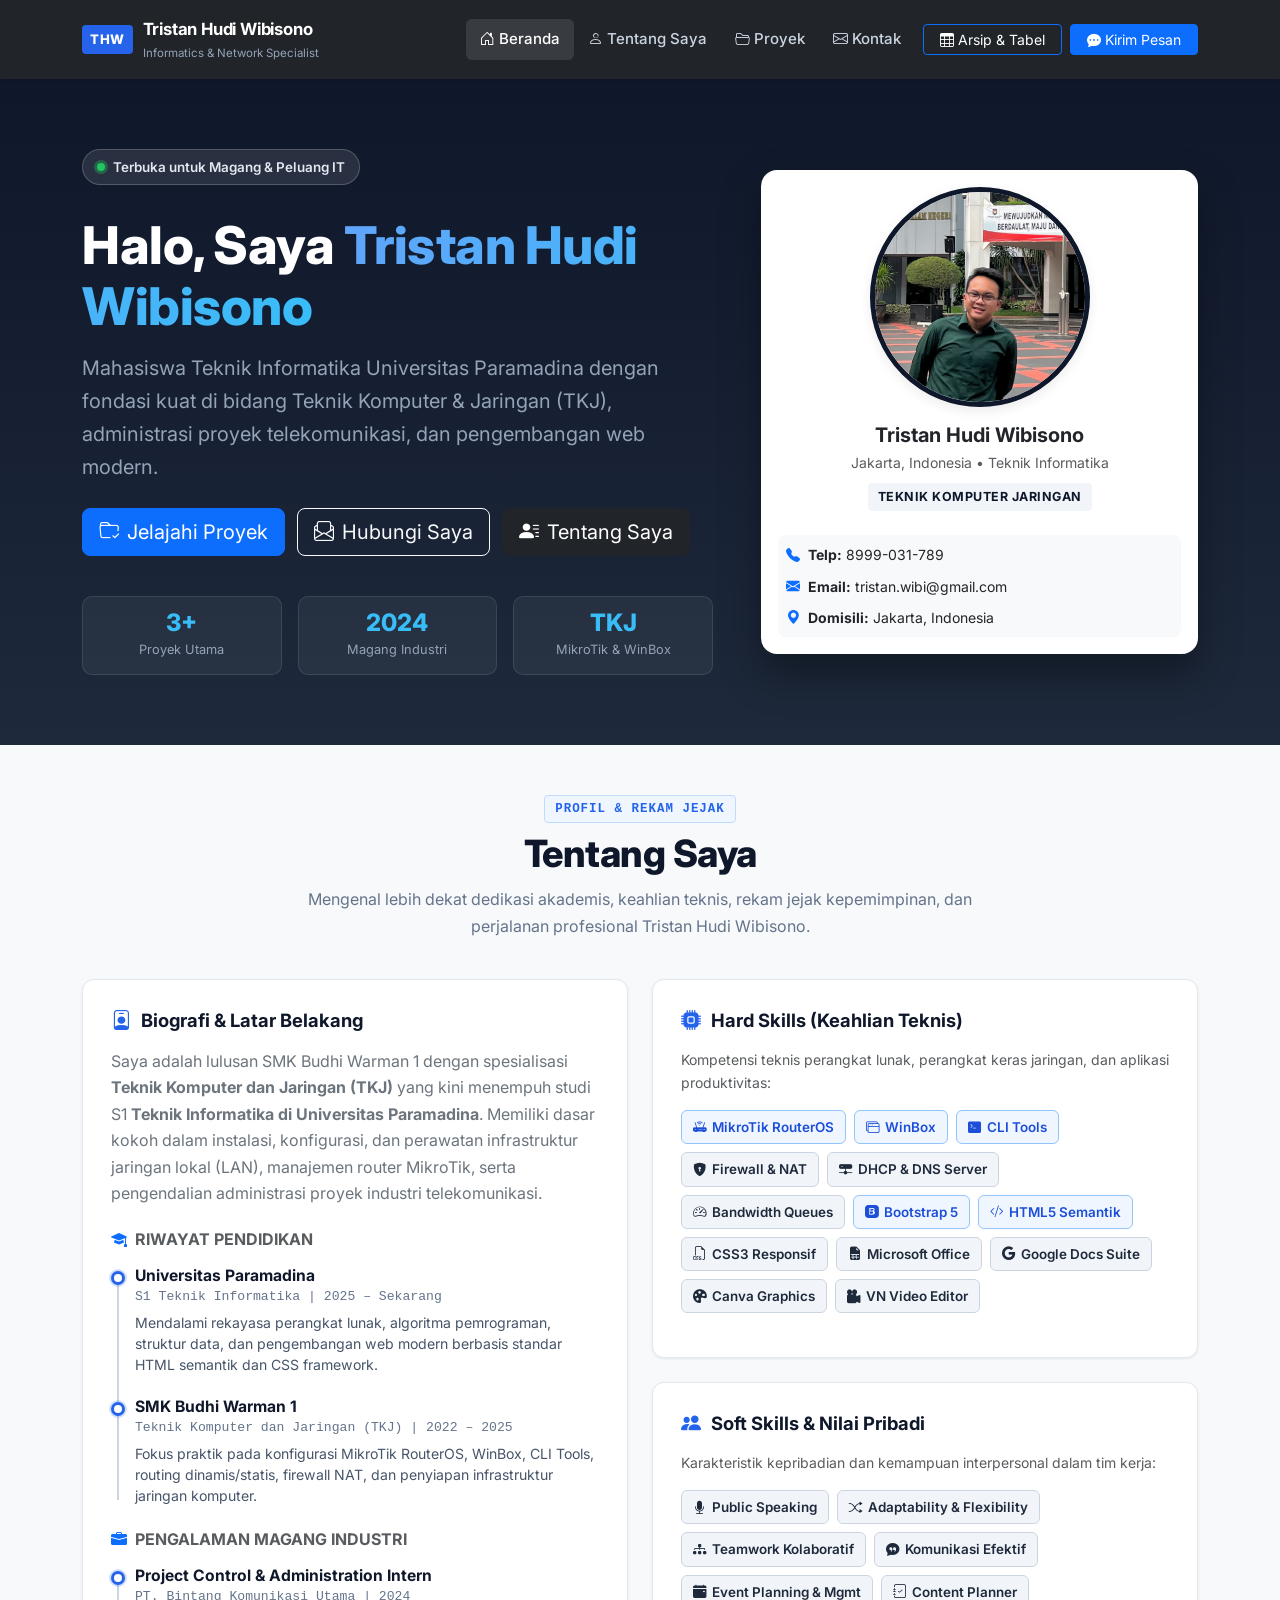
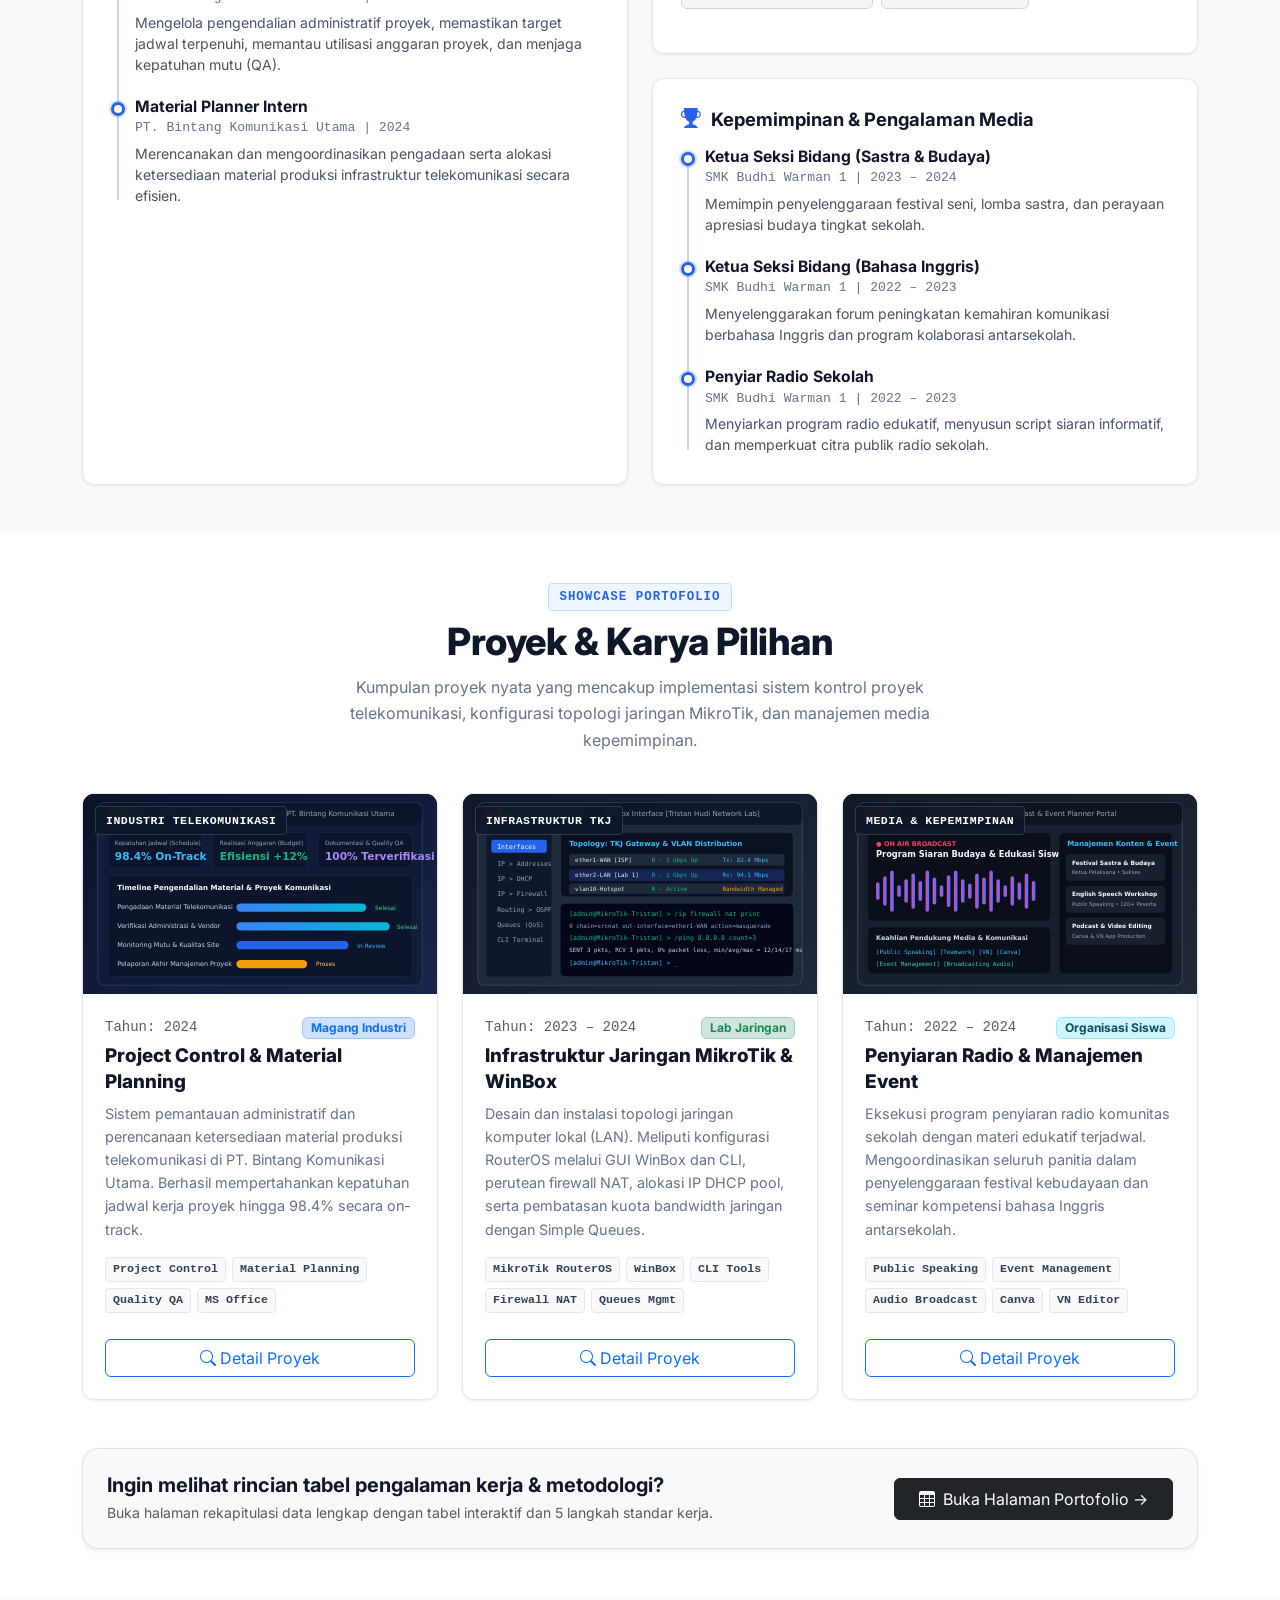
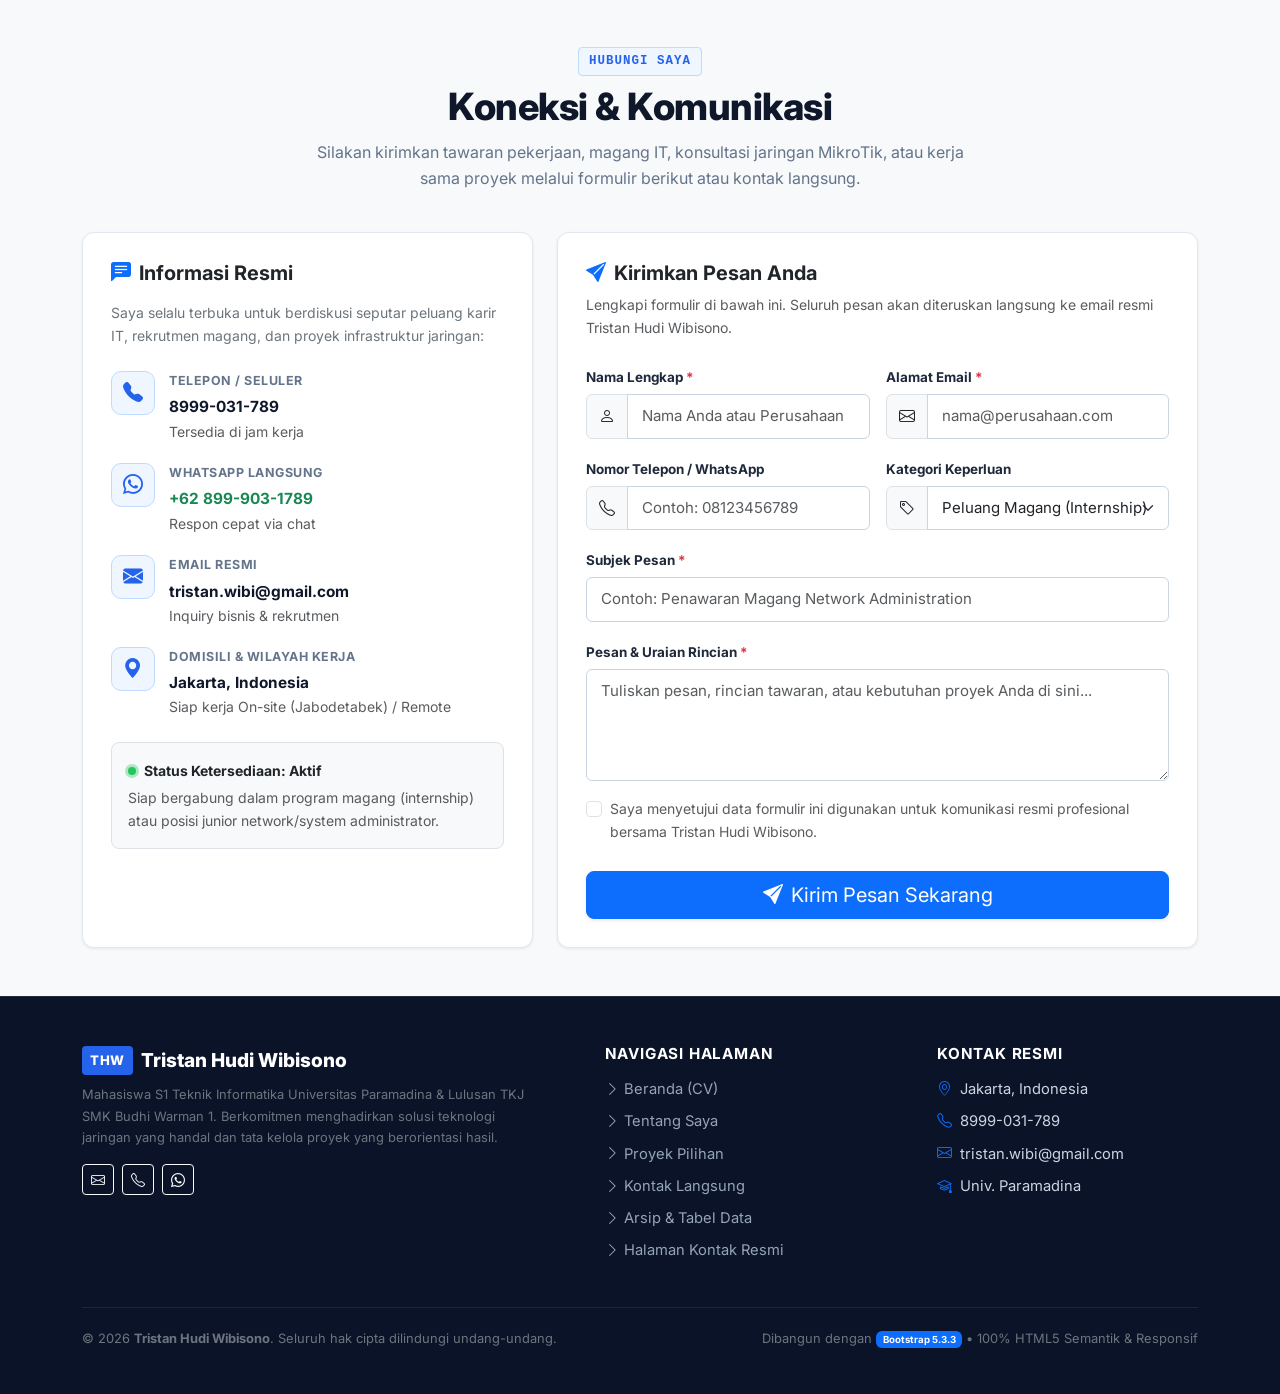
<file: index.html>
<!DOCTYPE html>
<html lang="id">
<head>
  <meta charset="UTF-8">
  <meta name="viewport" content="width=device-width, initial-scale=1.0">
  <meta name="description" content="Portofolio resmi Tristan Hudi Wibisono - Mahasiswa S1 Teknik Informatika Paramadina & Spesialis Jaringan Komputer TKJ. Dibuat dengan Bootstrap 5 dan HTML5 Semantik.">
  <meta name="author" content="Tristan Hudi Wibisono">
  <title>Tristan Hudi Wibisono | Portofolio &amp; Resume IT</title>

  <!-- Google Fonts (Inter) -->
  <link rel="preconnect" href="https://fonts.googleapis.com">
  <link rel="preconnect" href="https://fonts.gstatic.com" crossorigin>
  <link href="https://fonts.googleapis.com/css2?family=Inter:wght@400;500;600;700;800&family=JetBrains+Mono:wght@500;700&display=swap" rel="stylesheet">

  <!-- 1. Bootstrap 5.3.3 CSS via CDN -->
  <link href="https://cdn.jsdelivr.net/npm/bootstrap@5.3.3/dist/css/bootstrap.min.css" rel="stylesheet" integrity="sha384-QWTKZyjpPEjISv5WaRU9OFeRpok6YctnYmDr5pNlyT2bRjXh0JMhjY6hW+ALEwIH" crossorigin="anonymous">

  <!-- 2. Bootstrap Icons 1.11.3 via CDN -->
  <link rel="stylesheet" href="https://cdn.jsdelivr.net/npm/bootstrap-icons@1.11.3/font/bootstrap-icons.min.css">

  <!-- 3. Custom CSS -->
  <link rel="stylesheet" href="style.css">
</head>
<body>

  <!-- =========================================================================
       1. HEADER & NAVIGASI SITUS (HTML5 Semantic: <header> & <nav>)
       ========================================================================= -->
  <header class="site-header">
    <nav class="navbar navbar-expand-lg navbar-dark bg-dark py-3" aria-label="Navigasi Utama">
      <div class="container">
        <!-- Logo Brand -->
        <a class="navbar-brand-wrap" href="index.html">
          <span class="brand-badge">THW</span>
          <div>
            <span class="brand-name">Tristan Hudi Wibisono</span>
            <span class="brand-sub">Informatics &amp; Network Specialist</span>
          </div>
        </a>

        <!-- Tombol Toggler Hamburger untuk Tampilan Mobile (≈ 375px) -->
        <button class="navbar-toggler border-secondary" type="button" data-bs-toggle="collapse" data-bs-target="#navbarMain" aria-controls="navbarMain" aria-expanded="false" aria-label="Alihkan menu navigasi">
          <span class="navbar-toggler-icon"></span>
        </button>

        <!-- Menu Navigasi -->
        <div class="collapse navbar-collapse" id="navbarMain">
          <ul class="navbar-nav ms-auto mb-2 mb-lg-0 align-items-lg-center">
            <li class="nav-item">
              <a class="nav-link active" aria-current="page" href="#beranda"><i class="bi bi-house-door me-1"></i>Beranda</a>
            </li>
            <li class="nav-item">
              <a class="nav-link" href="#tentang"><i class="bi bi-person me-1"></i>Tentang Saya</a>
            </li>
            <li class="nav-item">
              <a class="nav-link" href="#proyek"><i class="bi bi-folder2-open me-1"></i>Proyek</a>
            </li>
            <li class="nav-item">
              <a class="nav-link" href="#kontak"><i class="bi bi-envelope me-1"></i>Kontak</a>
            </li>
            <li class="nav-item ms-lg-2 mt-2 mt-lg-0">
              <a class="btn btn-outline-primary btn-sm px-3 text-white" href="portofolio.html">
                <i class="bi bi-table me-1"></i>Arsip &amp; Tabel
              </a>
            </li>
            <li class="nav-item ms-lg-2 mt-2 mt-lg-0">
              <a class="btn btn-primary btn-sm px-3" href="#kontak">
                <i class="bi bi-chat-dots-fill me-1"></i>Kirim Pesan
              </a>
            </li>
          </ul>
        </div>
      </div>
    </nav>
  </header>

  <!-- =========================================================================
       KONTEN UTAMA (HTML5 Semantic: <main>)
       ========================================================================= -->
  <main>

    <!-- =======================================================================
         BAGIAN 1: BERANDA / HERO SECTION (HTML5 Semantic: <section id="beranda">)
         ======================================================================= -->
    <section id="beranda" class="hero-section">
      <div class="container">
        <div class="row align-items-center g-4 g-lg-5">
          
          <!-- Kolom Informasi Hero (Kiri pada desktop, atas pada mobile) -->
          <div class="col-12 col-lg-7 text-center text-lg-start">
            <div class="hero-status-pill mb-3">
              <span class="status-dot"></span>
              <span>Terbuka untuk Magang &amp; Peluang IT</span>
            </div>

            <h1 class="hero-title">
              Halo, Saya <span class="text-gradient">Tristan Hudi Wibisono</span>
            </h1>

            <p class="hero-subtitle">
              Mahasiswa Teknik Informatika Universitas Paramadina dengan fondasi kuat di bidang Teknik Komputer &amp; Jaringan (TKJ), administrasi proyek telekomunikasi, dan pengembangan web modern.
            </p>

            <!-- Aksi Tombol CTA Responsif -->
            <div class="hero-btn-group mb-4">
              <a href="#proyek" class="btn btn-primary btn-lg me-lg-2 mb-2">
                <i class="bi bi-folder-check me-2"></i>Jelajahi Proyek
              </a>
              <a href="#kontak" class="btn btn-outline-light btn-lg me-lg-2 mb-2">
                <i class="bi bi-envelope-paper me-2"></i>Hubungi Saya
              </a>
              <a href="#tentang" class="btn btn-dark btn-lg mb-2">
                <i class="bi bi-person-lines-fill me-2"></i>Tentang Saya
              </a>
            </div>

            <!-- Kartu Statistik Cepat Responsif -->
            <div class="row g-2 g-sm-3 pt-2">
              <div class="col-4">
                <div class="stat-box text-center">
                  <div class="stat-number">3+</div>
                  <div class="stat-label">Proyek Utama</div>
                </div>
              </div>
              <div class="col-4">
                <div class="stat-box text-center">
                  <div class="stat-number">2024</div>
                  <div class="stat-label">Magang Industri</div>
                </div>
              </div>
              <div class="col-4">
                <div class="stat-box text-center">
                  <div class="stat-number">TKJ</div>
                  <div class="stat-label">MikroTik &amp; WinBox</div>
                </div>
              </div>
            </div>
          </div>

          <!-- Kolom Foto Profil Hero (Kanan pada desktop, bawah pada mobile) -->
          <div class="col-12 col-lg-5">
            <div class="hero-photo-card text-center">
              <figure class="hero-avatar-wrap">
                <img src="images/tristan_hudi.png" alt="Foto Resmi Tristan Hudi Wibisono" class="img-fluid" width="220" height="220">
                <figcaption class="visually-hidden">Foto Resmi Tristan Hudi Wibisono</figcaption>
              </figure>

              <h2 class="h5 fw-bold text-dark mb-1">Tristan Hudi Wibisono</h2>
              <p class="text-muted small mb-2">Jakarta, Indonesia &bull; Teknik Informatika</p>
              <span class="hero-badge-tag mb-3">Teknik Komputer Jaringan</span>

              <!-- Informasi Kontak Singkat di Bawah Foto -->
              <div class="d-flex flex-column gap-2 text-start p-2 bg-light rounded-3 mt-2">
                <div class="d-flex align-items-center gap-2 small text-dark">
                  <i class="bi bi-telephone-fill text-primary"></i>
                  <span><strong>Telp:</strong> <a href="tel:8999031789" class="text-decoration-none text-dark">8999-031-789</a></span>
                </div>
                <div class="d-flex align-items-center gap-2 small text-dark">
                  <i class="bi bi-envelope-fill text-primary"></i>
                  <span><strong>Email:</strong> <a href="mailto:tristan.wibi@gmail.com" class="text-decoration-none text-dark text-break">tristan.wibi@gmail.com</a></span>
                </div>
                <div class="d-flex align-items-center gap-2 small text-dark">
                  <i class="bi bi-geo-alt-fill text-primary"></i>
                  <span><strong>Domisili:</strong> Jakarta, Indonesia</span>
                </div>
              </div>
            </div>
          </div>

        </div>
      </div>
    </section>

    <!-- =======================================================================
         BAGIAN 2: TENTANG SAYA (HTML5 Semantic: <section id="tentang">)
         ======================================================================= -->
    <section id="tentang" class="py-5 bg-light">
      <div class="container">
        
        <!-- Header Bagian -->
        <div class="section-title-wrap text-center">
          <span class="section-tag">Profil &amp; Rekam Jejak</span>
          <h2 class="section-heading">Tentang Saya</h2>
          <p class="section-desc mx-auto">
            Mengenal lebih dekat dedikasi akademis, keahlian teknis, rekam jejak kepemimpinan, dan perjalanan profesional Tristan Hudi Wibisono.
          </p>
        </div>

        <div class="row g-4">

          <!-- Kolom 1: Profil & Pendidikan (HTML5 Semantic: <article>) -->
          <article class="col-12 col-lg-6">
            <div class="about-card">
              <h3 class="about-card-title">
                <i class="bi bi-person-badge"></i>Biografi &amp; Latar Belakang
              </h3>
              <p class="text-secondary mb-4">
                Saya adalah lulusan SMK Budhi Warman 1 dengan spesialisasi <strong>Teknik Komputer dan Jaringan (TKJ)</strong> yang kini menempuh studi S1 <strong>Teknik Informatika di Universitas Paramadina</strong>. Memiliki dasar kokoh dalam instalasi, konfigurasi, dan perawatan infrastruktur jaringan lokal (LAN), manajemen router MikroTik, serta pengendalian administrasi proyek industri telekomunikasi.
              </p>

              <h4 class="h6 fw-bold text-uppercase text-muted mb-3">
                <i class="bi bi-mortarboard-fill text-primary me-2"></i>Riwayat Pendidikan
              </h4>

              <div class="custom-timeline mb-4">
                <div class="timeline-entry">
                  <div class="timeline-role">Universitas Paramadina</div>
                  <div class="timeline-meta">S1 Teknik Informatika | 2025 &ndash; Sekarang</div>
                  <p class="timeline-desc">
                    Mendalami rekayasa perangkat lunak, algoritma pemrograman, struktur data, dan pengembangan web modern berbasis standar HTML semantik dan CSS framework.
                  </p>
                </div>
                <div class="timeline-entry">
                  <div class="timeline-role">SMK Budhi Warman 1</div>
                  <div class="timeline-meta">Teknik Komputer dan Jaringan (TKJ) | 2022 &ndash; 2025</div>
                  <p class="timeline-desc">
                    Fokus praktik pada konfigurasi MikroTik RouterOS, WinBox, CLI Tools, routing dinamis/statis, firewall NAT, dan penyiapan infrastruktur jaringan komputer.
                  </p>
                </div>
              </div>

              <h4 class="h6 fw-bold text-uppercase text-muted mb-3">
                <i class="bi bi-briefcase-fill text-primary me-2"></i>Pengalaman Magang Industri
              </h4>

              <div class="custom-timeline">
                <div class="timeline-entry">
                  <div class="timeline-role">Project Control &amp; Administration Intern</div>
                  <div class="timeline-meta">PT. Bintang Komunikasi Utama | 2024</div>
                  <p class="timeline-desc">
                    Mengelola pengendalian administratif proyek, memastikan target jadwal terpenuhi, memantau utilisasi anggaran proyek, dan menjaga kepatuhan mutu (QA).
                  </p>
                </div>
                <div class="timeline-entry">
                  <div class="timeline-role">Material Planner Intern</div>
                  <div class="timeline-meta">PT. Bintang Komunikasi Utama | 2024</div>
                  <p class="timeline-desc">
                    Merencanakan dan mengoordinasikan pengadaan serta alokasi ketersediaan material produksi infrastruktur telekomunikasi secara efisien.
                  </p>
                </div>
              </div>

            </div>
          </article>

          <!-- Kolom 2: Keahlian & Organisasi (HTML5 Semantic: <aside>) -->
          <aside class="col-12 col-lg-6">
            <div class="d-flex flex-column gap-4 h-100">

              <!-- Hard Skills Card -->
              <div class="about-card">
                <h3 class="about-card-title">
                  <i class="bi bi-cpu-fill"></i>Hard Skills (Keahlian Teknis)
                </h3>
                <p class="small text-muted mb-3">Kompetensi teknis perangkat lunak, perangkat keras jaringan, dan aplikasi produktivitas:</p>
                
                <div class="skill-badges-container mb-3">
                  <span class="skill-pill highlight"><i class="bi bi-router-fill"></i>MikroTik RouterOS</span>
                  <span class="skill-pill highlight"><i class="bi bi-window-stack"></i>WinBox</span>
                  <span class="skill-pill highlight"><i class="bi bi-terminal-fill"></i>CLI Tools</span>
                  <span class="skill-pill"><i class="bi bi-shield-lock-fill"></i>Firewall &amp; NAT</span>
                  <span class="skill-pill"><i class="bi bi-hdd-network-fill"></i>DHCP &amp; DNS Server</span>
                  <span class="skill-pill"><i class="bi bi-speedometer2"></i>Bandwidth Queues</span>
                  <span class="skill-pill highlight"><i class="bi bi-bootstrap-fill"></i>Bootstrap 5</span>
                  <span class="skill-pill highlight"><i class="bi bi-code-slash"></i>HTML5 Semantik</span>
                  <span class="skill-pill"><i class="bi bi-filetype-css"></i>CSS3 Responsif</span>
                  <span class="skill-pill"><i class="bi bi-file-earmark-spreadsheet-fill"></i>Microsoft Office</span>
                  <span class="skill-pill"><i class="bi bi-google"></i>Google Docs Suite</span>
                  <span class="skill-pill"><i class="bi bi-palette-fill"></i>Canva Graphics</span>
                  <span class="skill-pill"><i class="bi bi-camera-reels-fill"></i>VN Video Editor</span>
                </div>
              </div>

              <!-- Soft Skills Card -->
              <div class="about-card">
                <h3 class="about-card-title">
                  <i class="bi bi-people-fill"></i>Soft Skills &amp; Nilai Pribadi
                </h3>
                <p class="small text-muted mb-3">Karakteristik kepribadian dan kemampuan interpersonal dalam tim kerja:</p>

                <div class="skill-badges-container mb-3">
                  <span class="skill-pill"><i class="bi bi-mic-fill"></i>Public Speaking</span>
                  <span class="skill-pill"><i class="bi bi-shuffle"></i>Adaptability &amp; Flexibility</span>
                  <span class="skill-pill"><i class="bi bi-diagram-3-fill"></i>Teamwork Kolaboratif</span>
                  <span class="skill-pill"><i class="bi bi-chat-quote-fill"></i>Komunikasi Efektif</span>
                  <span class="skill-pill"><i class="bi bi-calendar-event-fill"></i>Event Planning &amp; Mgmt</span>
                  <span class="skill-pill"><i class="bi bi-journal-check"></i>Content Planner</span>
                </div>
              </div>

              <!-- Organisasi & Kepemimpinan -->
              <div class="about-card">
                <h3 class="about-card-title">
                  <i class="bi bi-trophy-fill"></i>Kepemimpinan &amp; Pengalaman Media
                </h3>
                
                <div class="custom-timeline">
                  <div class="timeline-entry">
                    <div class="timeline-role">Ketua Seksi Bidang (Sastra &amp; Budaya)</div>
                    <div class="timeline-meta">SMK Budhi Warman 1 | 2023 &ndash; 2024</div>
                    <p class="timeline-desc">Memimpin penyelenggaraan festival seni, lomba sastra, dan perayaan apresiasi budaya tingkat sekolah.</p>
                  </div>
                  <div class="timeline-entry">
                    <div class="timeline-role">Ketua Seksi Bidang (Bahasa Inggris)</div>
                    <div class="timeline-meta">SMK Budhi Warman 1 | 2022 &ndash; 2023</div>
                    <p class="timeline-desc">Menyelenggarakan forum peningkatan kemahiran komunikasi berbahasa Inggris dan program kolaborasi antarsekolah.</p>
                  </div>
                  <div class="timeline-entry">
                    <div class="timeline-role">Penyiar Radio Sekolah</div>
                    <div class="timeline-meta">SMK Budhi Warman 1 | 2022 &ndash; 2023</div>
                    <p class="timeline-desc">Menyiarkan program radio edukatif, menyusun script siaran informatif, dan memperkuat citra publik radio sekolah.</p>
                  </div>
                </div>
              </div>

            </div>
          </aside>

        </div>
      </div>
    </section>

    <!-- =======================================================================
         BAGIAN 3: PROYEK (HTML5 Semantic: <section id="proyek">)
         Minimal 3 item proyek lengkap dengan gambar, deskripsi, & modal interaktif
         ======================================================================= -->
    <section id="proyek" class="py-5">
      <div class="container">
        
        <!-- Header Bagian Proyek -->
        <div class="section-title-wrap text-center">
          <span class="section-tag">Showcase Portofolio</span>
          <h2 class="section-heading">Proyek &amp; Karya Pilihan</h2>
          <p class="section-desc mx-auto">
            Kumpulan proyek nyata yang mencakup implementasi sistem kontrol proyek telekomunikasi, konfigurasi topologi jaringan MikroTik, dan manajemen media kepemimpinan.
          </p>
        </div>

        <!-- Grid Kartu Proyek (Minimal 3 Item: item 1, item 2, item 3) -->
        <div class="row g-4">

          <!-- ITEM PROYEK 1: Project Control PT Bintang Komunikasi Utama (HTML5 Semantic: <article>) -->
          <div class="col-12 col-md-6 col-lg-4">
            <article class="project-card">
              <figure class="project-img-wrapper mb-0">
                <img src="images/project1.svg" alt="Project Control and Material Planning Dashboard PT Bintang Komunikasi Utama" class="img-fluid" loading="lazy">
                <figcaption class="visually-hidden">Dashboard Sistem Project Control &amp; Material Planning</figcaption>
                <span class="project-category-badge">Industri Telekomunikasi</span>
              </figure>
              <div class="project-body">
                <div class="d-flex justify-content-between align-items-center mb-1">
                  <small class="text-muted font-monospace">Tahun: 2024</small>
                  <span class="badge bg-primary-subtle text-primary border border-primary-subtle">Magang Industri</span>
                </div>
                <h3 class="project-title">Project Control &amp; Material Planning</h3>
                <p class="project-desc">
                  Sistem pemantauan administratif dan perencanaan ketersediaan material produksi telekomunikasi di PT. Bintang Komunikasi Utama. Berhasil mempertahankan kepatuhan jadwal kerja proyek hingga 98.4% secara on-track.
                </p>
                <div class="project-tech-tags">
                  <span class="tech-tag-sm">Project Control</span>
                  <span class="tech-tag-sm">Material Planning</span>
                  <span class="tech-tag-sm">Quality QA</span>
                  <span class="tech-tag-sm">MS Office</span>
                </div>
                <div class="mt-auto pt-2">
                  <button type="button" class="btn btn-outline-primary w-100" data-bs-toggle="modal" data-bs-target="#modalProject1">
                    <i class="bi bi-search me-1"></i>Detail Proyek
                  </button>
                </div>
              </div>
            </article>
          </div>

          <!-- ITEM PROYEK 2: MikroTik & WinBox Network Infrastructure (HTML5 Semantic: <article>) -->
          <div class="col-12 col-md-6 col-lg-4">
            <article class="project-card">
              <figure class="project-img-wrapper mb-0">
                <img src="images/project2.svg" alt="Konfigurasi Lab Jaringan MikroTik RouterOS dan WinBox" class="img-fluid" loading="lazy">
                <figcaption class="visually-hidden">Topologi Infrastruktur MikroTik &amp; WinBox</figcaption>
                <span class="project-category-badge">Infrastruktur TKJ</span>
              </figure>
              <div class="project-body">
                <div class="d-flex justify-content-between align-items-center mb-1">
                  <small class="text-muted font-monospace">Tahun: 2023 &ndash; 2024</small>
                  <span class="badge bg-success-subtle text-success border border-success-subtle">Lab Jaringan</span>
                </div>
                <h3 class="project-title">Infrastruktur Jaringan MikroTik &amp; WinBox</h3>
                <p class="project-desc">
                  Desain dan instalasi topologi jaringan komputer lokal (LAN). Meliputi konfigurasi RouterOS melalui GUI WinBox dan CLI, perutean firewall NAT, alokasi IP DHCP pool, serta pembatasan kuota bandwidth jaringan dengan Simple Queues.
                </p>
                <div class="project-tech-tags">
                  <span class="tech-tag-sm">MikroTik RouterOS</span>
                  <span class="tech-tag-sm">WinBox</span>
                  <span class="tech-tag-sm">CLI Tools</span>
                  <span class="tech-tag-sm">Firewall NAT</span>
                  <span class="tech-tag-sm">Queues Mgmt</span>
                </div>
                <div class="mt-auto pt-2">
                  <button type="button" class="btn btn-outline-primary w-100" data-bs-toggle="modal" data-bs-target="#modalProject2">
                    <i class="bi bi-search me-1"></i>Detail Proyek
                  </button>
                </div>
              </div>
            </article>
          </div>

          <!-- ITEM PROYEK 3: Radio Broadcast & Event Management (HTML5 Semantic: <article>) -->
          <div class="col-12 col-md-6 col-lg-4">
            <article class="project-card">
              <figure class="project-img-wrapper mb-0">
                <img src="images/project3.svg" alt="Penyiaran Radio Sekolah dan Manajemen Acara Budaya/Bahasa" class="img-fluid" loading="lazy">
                <figcaption class="visually-hidden">Penyiaran Radio &amp; Manajemen Event</figcaption>
                <span class="project-category-badge">Media &amp; Kepemimpinan</span>
              </figure>
              <div class="project-body">
                <div class="d-flex justify-content-between align-items-center mb-1">
                  <small class="text-muted font-monospace">Tahun: 2022 &ndash; 2024</small>
                  <span class="badge bg-info-subtle text-info-emphasis border border-info-subtle">Organisasi Siswa</span>
                </div>
                <h3 class="project-title">Penyiaran Radio &amp; Manajemen Event</h3>
                <p class="project-desc">
                  Eksekusi program penyiaran radio komunitas sekolah dengan materi edukatif terjadwal. Mengoordinasikan seluruh panitia dalam penyelenggaraan festival kebudayaan dan seminar kompetensi bahasa Inggris antarsekolah.
                </p>
                <div class="project-tech-tags">
                  <span class="tech-tag-sm">Public Speaking</span>
                  <span class="tech-tag-sm">Event Management</span>
                  <span class="tech-tag-sm">Audio Broadcast</span>
                  <span class="tech-tag-sm">Canva</span>
                  <span class="tech-tag-sm">VN Editor</span>
                </div>
                <div class="mt-auto pt-2">
                  <button type="button" class="btn btn-outline-primary w-100" data-bs-toggle="modal" data-bs-target="#modalProject3">
                    <i class="bi bi-search me-1"></i>Detail Proyek
                  </button>
                </div>
              </div>
            </article>
          </div>

        </div>

        <!-- Banner Callout ke Arsip Lengkap Proyek -->
        <div class="mt-5 p-4 rounded-4 bg-light border text-center text-md-start d-flex flex-column flex-md-row align-items-center justify-content-between gap-3 shadow-sm">
          <div>
            <h4 class="h5 fw-bold mb-1">Ingin melihat rincian tabel pengalaman kerja &amp; metodologi?</h4>
            <p class="text-muted small mb-0">Buka halaman rekapitulasi data lengkap dengan tabel interaktif dan 5 langkah standar kerja.</p>
          </div>
          <a href="portofolio.html" class="btn btn-dark px-4 py-2 flex-shrink-0">
            <i class="bi bi-table me-2"></i>Buka Halaman Portofolio &rarr;
          </a>
        </div>

      </div>
    </section>

    <!-- =======================================================================
         BAGIAN 4: KONTAK (HTML5 Semantic: <section id="kontak">)
         Formulir Responsif, Validasi, dan Saluran Komunikasi Langsung
         ======================================================================= -->
    <section id="kontak" class="py-5 bg-light">
      <div class="container">
        
        <!-- Header Bagian Kontak -->
        <div class="section-title-wrap text-center">
          <span class="section-tag">Hubungi Saya</span>
          <h2 class="section-heading">Koneksi &amp; Komunikasi</h2>
          <p class="section-desc mx-auto">
            Silakan kirimkan tawaran pekerjaan, magang IT, konsultasi jaringan MikroTik, atau kerja sama proyek melalui formulir berikut atau kontak langsung.
          </p>
        </div>

        <div class="row g-4 align-items-stretch">

          <!-- Kolom Informasi Kontak Langsung (HTML5 Semantic: <aside>) -->
          <aside class="col-12 col-lg-5">
            <div class="contact-info-card">
              <h3 class="h5 fw-bold text-dark mb-3">
                <i class="bi bi-chat-left-text-fill text-primary me-2"></i>Informasi Resmi
              </h3>
              <p class="text-secondary small mb-4">
                Saya selalu terbuka untuk berdiskusi seputar peluang karir IT, rekrutmen magang, dan proyek infrastruktur jaringan:
              </p>

              <!-- Item Telepon -->
              <div class="contact-item">
                <div class="contact-icon-box">
                  <i class="bi bi-telephone-fill"></i>
                </div>
                <div>
                  <div class="contact-label">Telepon / Seluler</div>
                  <a href="tel:8999031789" class="contact-value">8999-031-789</a>
                  <div class="text-muted small">Tersedia di jam kerja</div>
                </div>
              </div>

              <!-- Item WhatsApp -->
              <div class="contact-item">
                <div class="contact-icon-box">
                  <i class="bi bi-whatsapp"></i>
                </div>
                <div>
                  <div class="contact-label">WhatsApp Langsung</div>
                  <a href="https://wa.me/628999031789" target="_blank" rel="noopener noreferrer" class="contact-value text-success">
                    +62 899-903-1789
                  </a>
                  <div class="text-muted small">Respon cepat via chat</div>
                </div>
              </div>

              <!-- Item Email -->
              <div class="contact-item">
                <div class="contact-icon-box">
                  <i class="bi bi-envelope-fill"></i>
                </div>
                <div>
                  <div class="contact-label">Email Resmi</div>
                  <a href="mailto:tristan.wibi@gmail.com" class="contact-value">tristan.wibi@gmail.com</a>
                  <div class="text-muted small">Inquiry bisnis &amp; rekrutmen</div>
                </div>
              </div>

              <!-- Item Lokasi -->
              <div class="contact-item">
                <div class="contact-icon-box">
                  <i class="bi bi-geo-alt-fill"></i>
                </div>
                <div>
                  <div class="contact-label">Domisili &amp; Wilayah Kerja</div>
                  <div class="contact-value">Jakarta, Indonesia</div>
                  <div class="text-muted small">Siap kerja On-site (Jabodetabek) / Remote</div>
                </div>
              </div>

              <!-- Kotak Ketersediaan -->
              <div class="p-3 bg-light rounded-3 border mt-4">
                <div class="d-flex align-items-center gap-2 mb-1">
                  <span class="status-dot"></span>
                  <strong class="small text-dark">Status Ketersediaan: Aktif</strong>
                </div>
                <p class="small text-muted mb-0">
                  Siap bergabung dalam program magang (internship) atau posisi junior network/system administrator.
                </p>
              </div>

            </div>
          </aside>

          <!-- Kolom Formulir Kontak Responsif (HTML5 Semantic: <article>) -->
          <article class="col-12 col-lg-7">
            <div class="contact-form-card">
              <h3 class="h5 fw-bold text-dark mb-2">
                <i class="bi bi-send-fill text-primary me-2"></i>Kirimkan Pesan Anda
              </h3>
              <p class="text-muted small mb-4">
                Lengkapi formulir di bawah ini. Seluruh pesan akan diteruskan langsung ke email resmi Tristan Hudi Wibisono.
              </p>

              <!-- Notifikasi Feedback Interaktif -->
              <div id="contactAlert" class="alert alert-success alert-dismissible fade d-none" role="alert">
                <i class="bi bi-check-circle-fill me-2"></i>
                <strong>Terima kasih!</strong> Pesan Anda berhasil dikirimkan. Tristan akan segera merespons Anda.
                <button type="button" class="btn-close" data-bs-dismiss="alert" aria-label="Tutup notifikasi"></button>
              </div>

              <!-- Form Semantik HTML5 -->
              <form id="portfolioContactForm" novalidate>
                <div class="row g-3">
                  
                  <!-- Nama Lengkap -->
                  <div class="col-12 col-sm-6">
                    <label for="inputNama" class="form-label">Nama Lengkap <span class="text-danger">*</span></label>
                    <div class="input-group">
                      <span class="input-group-text"><i class="bi bi-person"></i></span>
                      <input type="text" class="form-control" id="inputNama" placeholder="Nama Anda atau Perusahaan" required>
                    </div>
                  </div>

                  <!-- Email -->
                  <div class="col-12 col-sm-6">
                    <label for="inputEmail" class="form-label">Alamat Email <span class="text-danger">*</span></label>
                    <div class="input-group">
                      <span class="input-group-text"><i class="bi bi-envelope"></i></span>
                      <input type="email" class="form-control" id="inputEmail" placeholder="nama@perusahaan.com" required>
                    </div>
                  </div>

                  <!-- Nomor Telepon/WhatsApp -->
                  <div class="col-12 col-sm-6">
                    <label for="inputTelepon" class="form-label">Nomor Telepon / WhatsApp</label>
                    <div class="input-group">
                      <span class="input-group-text"><i class="bi bi-telephone"></i></span>
                      <input type="tel" class="form-control" id="inputTelepon" placeholder="Contoh: 08123456789">
                    </div>
                  </div>

                  <!-- Kategori Keperluan -->
                  <div class="col-12 col-sm-6">
                    <label for="selectKategori" class="form-label">Kategori Keperluan</label>
                    <div class="input-group">
                      <span class="input-group-text"><i class="bi bi-tag"></i></span>
                      <select class="form-select" id="selectKategori" required>
                        <option value="magang">Peluang Magang (Internship)</option>
                        <option value="rekrutmen">Peluang Kerja / Rekrutmen</option>
                        <option value="jaringan">Instalasi / Konfigurasi MikroTik</option>
                        <option value="kolaborasi">Kolaborasi Proyek / Acara</option>
                        <option value="lainnya">Pertanyaan Umum Lainnya</option>
                      </select>
                    </div>
                  </div>

                  <!-- Subjek Pesan -->
                  <div class="col-12">
                    <label for="inputSubjek" class="form-label">Subjek Pesan <span class="text-danger">*</span></label>
                    <input type="text" class="form-control" id="inputSubjek" placeholder="Contoh: Penawaran Magang Network Administration" required>
                  </div>

                  <!-- Isi Pesan -->
                  <div class="col-12">
                    <label for="inputPesan" class="form-label">Pesan &amp; Uraian Rincian <span class="text-danger">*</span></label>
                    <textarea class="form-control" id="inputPesan" rows="4" placeholder="Tuliskan pesan, rincian tawaran, atau kebutuhan proyek Anda di sini..." required></textarea>
                  </div>

                  <!-- Checkbox Persetujuan -->
                  <div class="col-12">
                    <div class="form-check">
                      <input class="form-check-input" type="checkbox" id="checkPersetujuan" required>
                      <label class="form-check-label small text-muted" for="checkPersetujuan">
                        Saya menyetujui data formulir ini digunakan untuk komunikasi resmi profesional bersama Tristan Hudi Wibisono.
                      </label>
                    </div>
                  </div>

                  <!-- Tombol Submit Responsif -->
                  <div class="col-12 mt-4">
                    <button type="submit" class="btn btn-primary btn-lg w-100 shadow-sm">
                      <i class="bi bi-send-fill me-2"></i>Kirim Pesan Sekarang
                    </button>
                  </div>

                </div>
              </form>
            </div>
          </article>

        </div>
      </div>
    </section>

  </main>

  <!-- =========================================================================
       MODALS DETAIL PROYEK (Bootstrap 5 Component)
       ========================================================================= -->

  <!-- Modal Proyek 1 -->
  <div class="modal fade" id="modalProject1" tabindex="-1" aria-labelledby="modalProject1Label" aria-hidden="true">
    <div class="modal-dialog modal-dialog-centered modal-lg">
      <div class="modal-content">
        <div class="modal-header bg-dark text-white">
          <h1 class="modal-title fs-5" id="modalProject1Label">
            <i class="bi bi-bar-chart-fill text-primary me-2"></i>Project Control &amp; Material Planning
          </h1>
          <button type="button" class="btn-close btn-close-white" data-bs-dismiss="modal" aria-label="Tutup"></button>
        </div>
        <div class="modal-body p-4">
          <figure class="rounded-3 overflow-hidden border mb-3">
            <img src="images/project1.svg" alt="Project Control Dashboard Detail" class="img-fluid w-100">
          </figure>
          <div class="d-flex flex-wrap gap-2 mb-3">
            <span class="badge bg-primary">PT. Bintang Komunikasi Utama</span>
            <span class="badge bg-secondary">Telekomunikasi</span>
            <span class="badge bg-dark">Tahun 2024</span>
          </div>
          <h4 class="h6 fw-bold">Uraian Studi Kasus:</h4>
          <p class="text-muted small">
            Selama magang di PT. Bintang Komunikasi Utama, Tristan mengemban peran ganda sebagai <em>Project Control and Administration Intern</em> dan <em>Material Planner Intern</em>. Tanggung jawab meliputi pemantauan jadwal harian proyek instalasi perangkat komunikasi, koordinasi ketersediaan bahan baku, rekapitulasi pengeluaran dana proyek, serta penyusunan dokumen berita acara uji fungsi (QA).
          </p>
          <h4 class="h6 fw-bold">Pencapaian Utama:</h4>
          <ul class="text-muted small mb-0">
            <li>Memastikan tingkat kepatuhan jadwal kerja proyek (Schedule Compliance) berada pada rata-rata 98.4%.</li>
            <li>Mengurangi selisih pencatatan inventaris material produksi melalui pelaporan sistematis berbasis Microsoft Excel terintegrasi.</li>
          </ul>
        </div>
        <div class="modal-footer bg-light">
          <button type="button" class="btn btn-secondary btn-sm" data-bs-dismiss="modal">Tutup</button>
          <a href="portofolio.html#tabel-riwayat" class="btn btn-primary btn-sm">Lihat di Tabel Rekapitulasi</a>
        </div>
      </div>
    </div>
  </div>

  <!-- Modal Proyek 2 -->
  <div class="modal fade" id="modalProject2" tabindex="-1" aria-labelledby="modalProject2Label" aria-hidden="true">
    <div class="modal-dialog modal-dialog-centered modal-lg">
      <div class="modal-content">
        <div class="modal-header bg-dark text-white">
          <h1 class="modal-title fs-5" id="modalProject2Label">
            <i class="bi bi-router-fill text-primary me-2"></i>Infrastruktur MikroTik &amp; WinBox Lab
          </h1>
          <button type="button" class="btn-close btn-close-white" data-bs-dismiss="modal" aria-label="Tutup"></button>
        </div>
        <div class="modal-body p-4">
          <figure class="rounded-3 overflow-hidden border mb-3">
            <img src="images/project2.svg" alt="Konfigurasi MikroTik Detail" class="img-fluid w-100">
          </figure>
          <div class="d-flex flex-wrap gap-2 mb-3">
            <span class="badge bg-success">SMK Budhi Warman 1</span>
            <span class="badge bg-secondary">TKJ</span>
            <span class="badge bg-dark">RouterOS v7</span>
          </div>
          <h4 class="h6 fw-bold">Uraian Studi Kasus:</h4>
          <p class="text-muted small">
            Proyek ini merepresentasikan perancangan dan implementasi infrastruktur jaringan laboratorium komputer SMK Budhi Warman 1. Tristan melakukan segmentasi subnet IP menggunakan WinBox dan Command Line Interface (CLI), mengonfigurasi Network Address Translation (NAT masq), DHCP Server multi-pool, dan manajemen lalu lintas data.
          </p>
          <h4 class="h6 fw-bold">Fitur Teknis yang Diterapkan:</h4>
          <ul class="text-muted small mb-0">
            <li>Firewall Filter Rules untuk memblokir port yang tidak aman dan proteksi DDoS dasar.</li>
            <li>Simple Queues &amp; Queue Tree untuk membatasi kuota unduh/unggah tiap segmen client.</li>
            <li>Static &amp; Dynamic DNS Cache untuk akselerasi akses browsing lokal laboratorium.</li>
          </ul>
        </div>
        <div class="modal-footer bg-light">
          <button type="button" class="btn btn-secondary btn-sm" data-bs-dismiss="modal">Tutup</button>
          <a href="portofolio.html" class="btn btn-primary btn-sm">Lihat Katalog Proyek</a>
        </div>
      </div>
    </div>
  </div>

  <!-- Modal Proyek 3 -->
  <div class="modal fade" id="modalProject3" tabindex="-1" aria-labelledby="modalProject3Label" aria-hidden="true">
    <div class="modal-dialog modal-dialog-centered modal-lg">
      <div class="modal-content">
        <div class="modal-header bg-dark text-white">
          <h1 class="modal-title fs-5" id="modalProject3Label">
            <i class="bi bi-broadcast text-primary me-2"></i>Penyiaran Radio &amp; Manajemen Event
          </h1>
          <button type="button" class="btn-close btn-close-white" data-bs-dismiss="modal" aria-label="Tutup"></button>
        </div>
        <div class="modal-body p-4">
          <figure class="rounded-3 overflow-hidden border mb-3">
            <img src="images/project3.svg" alt="Penyiaran Radio Detail" class="img-fluid w-100">
          </figure>
          <div class="d-flex flex-wrap gap-2 mb-3">
            <span class="badge bg-info text-dark">Kepemimpinan</span>
            <span class="badge bg-secondary">Media Sekolah</span>
            <span class="badge bg-dark">2022 &ndash; 2024</span>
          </div>
          <h4 class="h6 fw-bold">Uraian Studi Kasus:</h4>
          <p class="text-muted small">
            Menggabungkan keterampilan komunikasi audio dan kepemimpinan organisasi. Tristan aktif sebagai penyiar resmi Radio SMK Budhi Warman 1 serta memegang amanah sebagai Ketua Seksi Bidang Sastra &amp; Budaya serta Ketua Seksi Bidang Komunikasi Bahasa Inggris.
          </p>
          <h4 class="h6 fw-bold">Pencapaian Utama:</h4>
          <ul class="text-muted small mb-0">
            <li>Menghasilkan puluhan jam siaran edukatif terstruktur yang meningkatkan keterlibatan siswa.</li>
            <li>Sukses memimpin acara festival sastra dan lomba pidato bahasa Inggris dengan partisipasi antarsekolah se-wilayah.</li>
          </ul>
        </div>
        <div class="modal-footer bg-light">
          <button type="button" class="btn btn-secondary btn-sm" data-bs-dismiss="modal">Tutup</button>
          <a href="portofolio.html" class="btn btn-primary btn-sm">Lihat Katalog Proyek</a>
        </div>
      </div>
    </div>
  </div>

  <!-- =========================================================================
       FOOTER SITUS (HTML5 Semantic: <footer>)
       ========================================================================= -->
  <footer class="site-footer py-5">
    <div class="container">
      <div class="row g-4 justify-content-between">
        
        <!-- Kolom Profil Singkat Footer -->
        <div class="col-12 col-md-5">
          <div class="d-flex align-items-center gap-2 mb-2">
            <span class="brand-badge">THW</span>
            <span class="footer-brand-title mb-0">Tristan Hudi Wibisono</span>
          </div>
          <p class="text-secondary small mb-3">
            Mahasiswa S1 Teknik Informatika Universitas Paramadina &amp; Lulusan TKJ SMK Budhi Warman 1. Berkomitmen menghadirkan solusi teknologi jaringan yang handal dan tata kelola proyek yang berorientasi hasil.
          </p>
          <div class="d-flex gap-2">
            <a href="mailto:tristan.wibi@gmail.com" class="btn btn-outline-light btn-sm" title="Email Tristan" aria-label="Kirim Email ke Tristan">
              <i class="bi bi-envelope"></i>
            </a>
            <a href="tel:8999031789" class="btn btn-outline-light btn-sm" title="Telepon Tristan" aria-label="Telepon Tristan">
              <i class="bi bi-telephone"></i>
            </a>
            <a href="https://wa.me/628999031789" target="_blank" rel="noopener noreferrer" class="btn btn-outline-light btn-sm" title="WhatsApp Tristan" aria-label="Kirim WhatsApp ke Tristan">
              <i class="bi bi-whatsapp"></i>
            </a>
          </div>
        </div>

        <!-- Kolom Tautan Navigasi Cepat -->
        <div class="col-6 col-md-3">
          <h4 class="footer-heading">Navigasi Halaman</h4>
          <ul class="footer-links">
            <li><a href="#beranda"><i class="bi bi-chevron-right me-1"></i>Beranda (CV)</a></li>
            <li><a href="#tentang"><i class="bi bi-chevron-right me-1"></i>Tentang Saya</a></li>
            <li><a href="#proyek"><i class="bi bi-chevron-right me-1"></i>Proyek Pilihan</a></li>
            <li><a href="#kontak"><i class="bi bi-chevron-right me-1"></i>Kontak Langsung</a></li>
            <li><a href="portofolio.html"><i class="bi bi-chevron-right me-1"></i>Arsip &amp; Tabel Data</a></li>
            <li><a href="kontak.html"><i class="bi bi-chevron-right me-1"></i>Halaman Kontak Resmi</a></li>
          </ul>
        </div>

        <!-- Kolom Kontak Resmi Footer -->
        <div class="col-6 col-md-3">
          <h4 class="footer-heading">Kontak Resmi</h4>
          <ul class="footer-links">
            <li><i class="bi bi-geo-alt me-2 text-primary"></i>Jakarta, Indonesia</li>
            <li><i class="bi bi-telephone me-2 text-primary"></i>8999-031-789</li>
            <li><i class="bi bi-envelope me-2 text-primary"></i>tristan.wibi@gmail.com</li>
            <li><i class="bi bi-mortarboard me-2 text-primary"></i>Univ. Paramadina</li>
          </ul>
        </div>

      </div>

      <!-- Garis Batas Bawah & Hak Cipta -->
      <div class="footer-bottom-bar text-center text-md-between d-flex flex-column flex-md-row justify-content-between align-items-center gap-2 small text-secondary">
        <div>
          &copy; 2026 <strong>Tristan Hudi Wibisono</strong>. Seluruh hak cipta dilindungi undang-undang.
        </div>
        <div>
          Dibangun dengan <span class="badge bg-primary">Bootstrap 5.3.3</span> &bull; 100% HTML5 Semantik &amp; Responsif
        </div>
      </div>
    </div>
  </footer>

  <!-- Tombol Melayang Back to Top -->
  <a href="#beranda" id="backToTop" class="back-to-top-btn" aria-label="Kembali ke atas halaman">
    <i class="bi bi-arrow-up"></i>
  </a>

  <!-- =========================================================================
       SKRIP JAVASCRIPT: Bootstrap 5.3.3 Bundle & Interaktivitas Ringan
       ========================================================================= -->
  <script src="https://cdn.jsdelivr.net/npm/bootstrap@5.3.3/dist/js/bootstrap.bundle.min.js" integrity="sha384-YvpcrYf0tY3lHB60NNkmXc5s9fDVZLESaAA55NDzOxhy9GkcIdslK1eN7N6jIeHz" crossorigin="anonymous"></script>

  <script>
    // 1. Interaksi Pengiriman Formulir Kontak
    const contactForm = document.getElementById('portfolioContactForm');
    const contactAlert = document.getElementById('contactAlert');

    if (contactForm) {
      contactForm.addEventListener('submit', function (e) {
        e.preventDefault();
        
        // Cek validitas form
        if (!contactForm.checkValidity()) {
          e.stopPropagation();
          contactForm.classList.add('was-validated');
          return;
        }

        // Tampilkan notifikasi sukses
        contactAlert.classList.remove('d-none');
        contactAlert.classList.add('show');
        
        // Reset formulir
        contactForm.reset();
        contactForm.classList.remove('was-validated');

        // Scroll halus ke notifikasi
        contactAlert.scrollIntoView({ behavior: 'smooth', block: 'nearest' });

        // Sembunyikan notifikasi setelah 6 detik
        setTimeout(() => {
          contactAlert.classList.remove('show');
          contactAlert.classList.add('d-none');
        }, 6000);
      });
    }

    // 2. Tombol Back-to-Top Responsif
    const backToTopBtn = document.getElementById('backToTop');
    window.addEventListener('scroll', function () {
      if (window.pageYOffset > 300) {
        backToTopBtn.classList.add('show');
      } else {
        backToTopBtn.classList.remove('show');
      }
    });

    // 3. Menutup menu navigasi mobile secara otomatis saat item diklik
    const navLinks = document.querySelectorAll('.navbar-nav .nav-link');
    const navCollapse = document.getElementById('navbarMain');
    navLinks.forEach(link => {
      link.addEventListener('click', () => {
        if (navCollapse.classList.contains('show')) {
          const bsCollapse = bootstrap.Collapse.getInstance(navCollapse);
          if (bsCollapse) {
            bsCollapse.hide();
          }
        }
      });
    });
  </script>
</body>
</html>
</file>
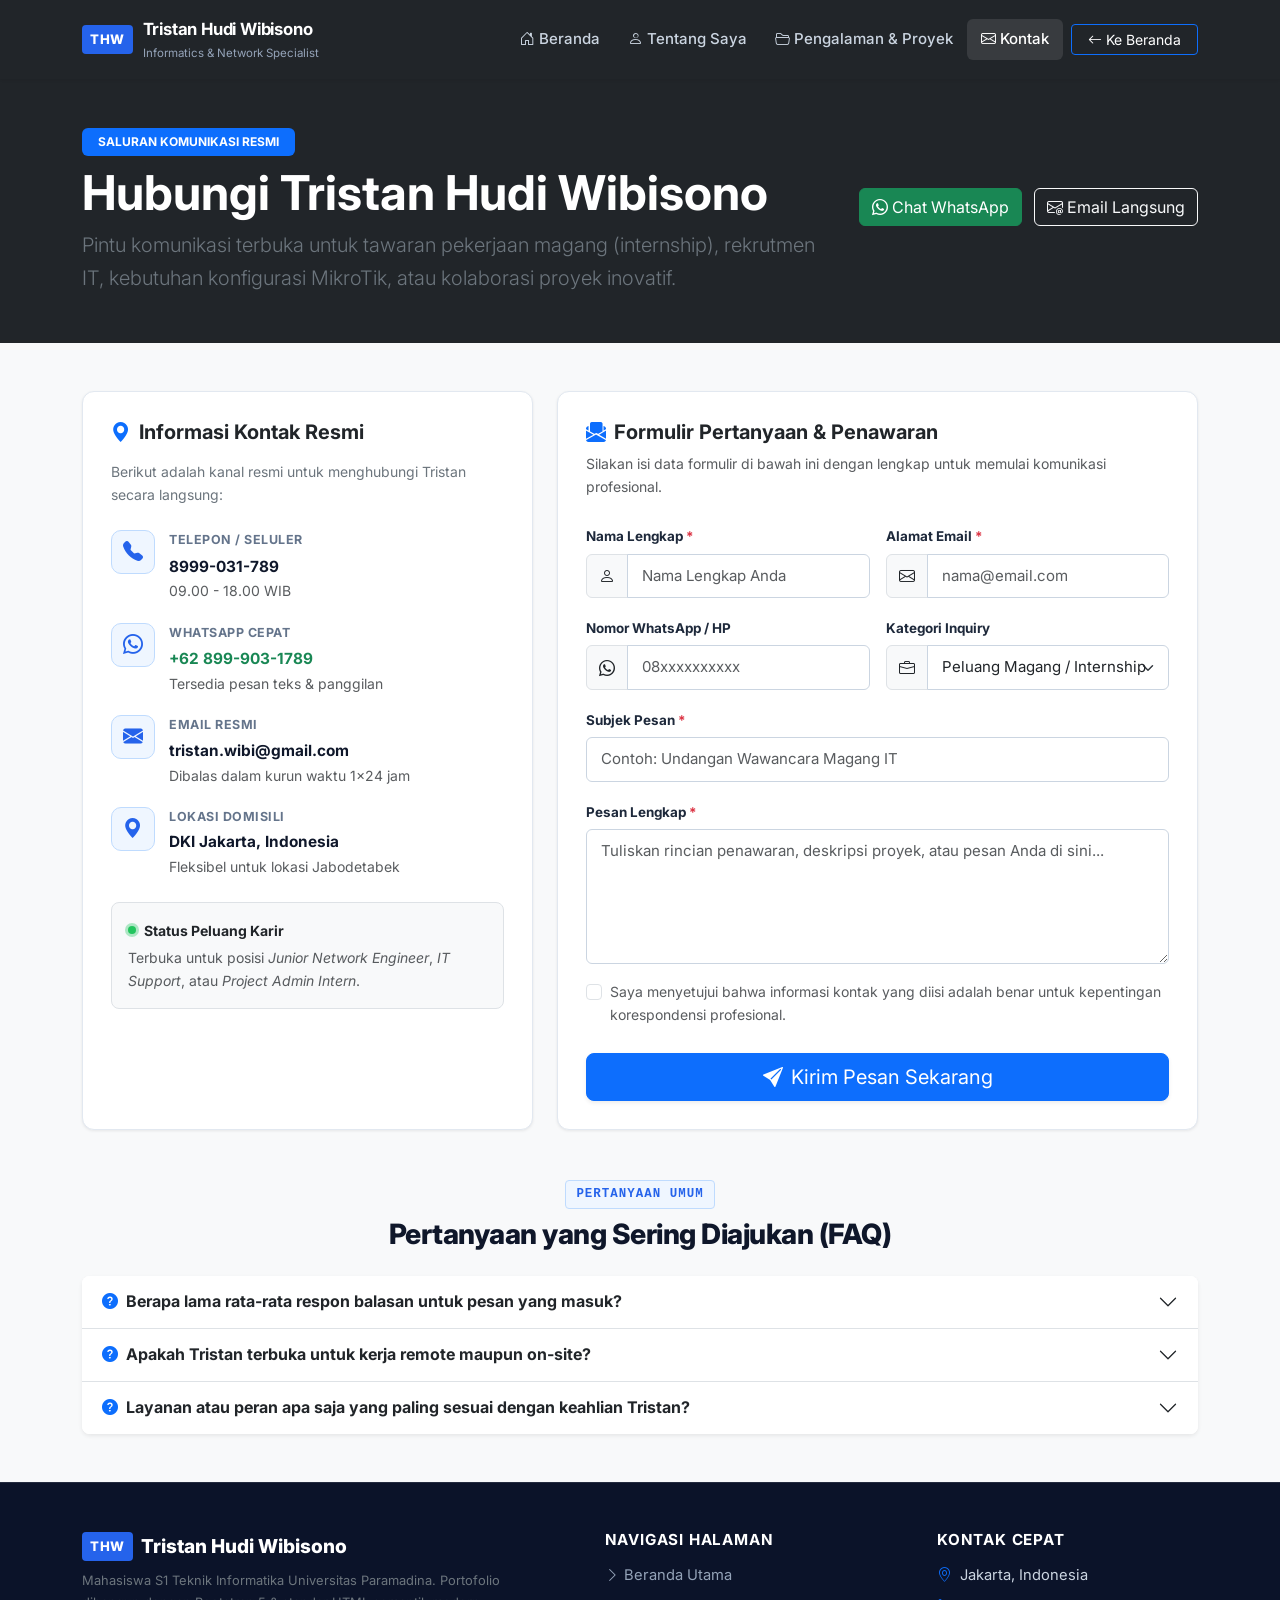
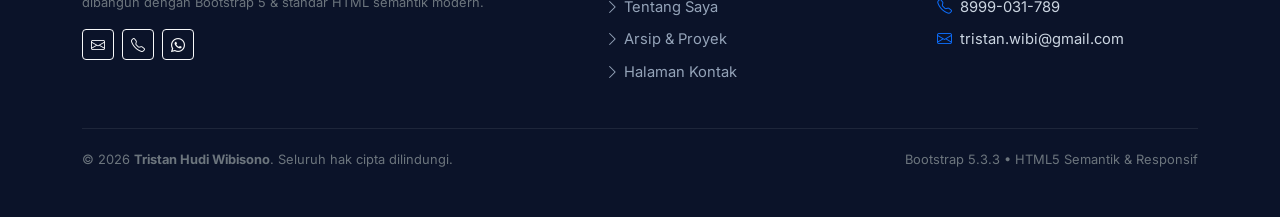
<file: kontak.html>
<!DOCTYPE html>
<html lang="id">
<head>
  <meta charset="UTF-8">
  <meta name="viewport" content="width=device-width, initial-scale=1.0">
  <meta name="description" content="Hubungi Tristan Hudi Wibisono - Mahasiswa S1 Teknik Informatika Paramadina & Spesialis Jaringan Komputer TKJ. Formulir kontak dan saluran komunikasi resmi.">
  <meta name="author" content="Tristan Hudi Wibisono">
  <title>Kontak Resmi | Tristan Hudi Wibisono</title>

  <!-- Google Fonts (Inter) -->
  <link rel="preconnect" href="https://fonts.googleapis.com">
  <link rel="preconnect" href="https://fonts.gstatic.com" crossorigin>
  <link href="https://fonts.googleapis.com/css2?family=Inter:wght@400;500;600;700;800&family=JetBrains+Mono:wght@500;700&display=swap" rel="stylesheet">

  <!-- 1. Bootstrap 5.3.3 CSS via CDN -->
  <link href="https://cdn.jsdelivr.net/npm/bootstrap@5.3.3/dist/css/bootstrap.min.css" rel="stylesheet" integrity="sha384-QWTKZyjpPEjISv5WaRU9OFeRpok6YctnYmDr5pNlyT2bRjXh0JMhjY6hW+ALEwIH" crossorigin="anonymous">

  <!-- 2. Bootstrap Icons 1.11.3 via CDN -->
  <link rel="stylesheet" href="https://cdn.jsdelivr.net/npm/bootstrap-icons@1.11.3/font/bootstrap-icons.min.css">

  <!-- 3. Custom CSS -->
  <link rel="stylesheet" href="style.css">
</head>
<body>

  <!-- =========================================================================
       HEADER & NAVIGASI SITUS (HTML5 Semantic: <header> & <nav>)
       ========================================================================= -->
  <header class="site-header">
    <nav class="navbar navbar-expand-lg navbar-dark bg-dark py-3" aria-label="Navigasi Utama">
      <div class="container">
        <!-- Logo Brand -->
        <a class="navbar-brand-wrap" href="index.html">
          <span class="brand-badge">THW</span>
          <div>
            <span class="brand-name">Tristan Hudi Wibisono</span>
            <span class="brand-sub">Informatics &amp; Network Specialist</span>
          </div>
        </a>

        <!-- Hamburger Toggler (≈ 375px) -->
        <button class="navbar-toggler border-secondary" type="button" data-bs-toggle="collapse" data-bs-target="#navbarContact" aria-controls="navbarContact" aria-expanded="false" aria-label="Alihkan menu navigasi">
          <span class="navbar-toggler-icon"></span>
        </button>

        <!-- Menu Navigasi -->
        <div class="collapse navbar-collapse" id="navbarContact">
          <ul class="navbar-nav ms-auto mb-2 mb-lg-0 align-items-lg-center">
            <li class="nav-item">
              <a class="nav-link" href="index.html"><i class="bi bi-house-door me-1"></i>Beranda</a>
            </li>
            <li class="nav-item">
              <a class="nav-link" href="index.html#tentang"><i class="bi bi-person me-1"></i>Tentang Saya</a>
            </li>
            <li class="nav-item">
              <a class="nav-link" href="portofolio.html"><i class="bi bi-folder2-open me-1"></i>Pengalaman &amp; Proyek</a>
            </li>
            <li class="nav-item">
              <a class="nav-link active" aria-current="page" href="kontak.html"><i class="bi bi-envelope me-1"></i>Kontak</a>
            </li>
            <li class="nav-item ms-lg-2 mt-2 mt-lg-0">
              <a class="btn btn-outline-primary btn-sm px-3 text-white" href="index.html">
                <i class="bi bi-arrow-left me-1"></i>Ke Beranda
              </a>
            </li>
          </ul>
        </div>
      </div>
    </nav>
  </header>

  <!-- =========================================================================
       KONTEN UTAMA (HTML5 Semantic: <main>)
       ========================================================================= -->
  <main>

    <!-- INTRO BANNER KONTAK -->
    <section class="bg-dark text-white py-5">
      <div class="container text-center text-md-start">
        <div class="row align-items-center g-4">
          <div class="col-12 col-md-8">
            <span class="badge bg-primary px-3 py-2 text-uppercase mb-2">Saluran Komunikasi Resmi</span>
            <h1 class="display-5 fw-bold mb-2">Hubungi Tristan Hudi Wibisono</h1>
            <p class="text-secondary lead mb-0">
              Pintu komunikasi terbuka untuk tawaran pekerjaan magang (internship), rekrutmen IT, kebutuhan konfigurasi MikroTik, atau kolaborasi proyek inovatif.
            </p>
          </div>
          <div class="col-12 col-md-4 text-center text-md-end">
            <a href="https://wa.me/628999031789" target="_blank" rel="noopener noreferrer" class="btn btn-success me-2 mb-2">
              <i class="bi bi-whatsapp me-1"></i>Chat WhatsApp
            </a>
            <a href="mailto:tristan.wibi@gmail.com" class="btn btn-outline-light mb-2">
              <i class="bi bi-envelope-at me-1"></i>Email Langsung
            </a>
          </div>
        </div>
      </div>
    </section>

    <!-- BAGIAN FORMULIR & DETAIL KONTAK (HTML5 Semantic: <section>) -->
    <section class="py-5 bg-light">
      <div class="container">
        
        <div class="row g-4 align-items-stretch">

          <!-- Kolom Informasi Kontak Langsung (HTML5 Semantic: <aside>) -->
          <aside class="col-12 col-lg-5">
            <div class="contact-info-card">
              <h2 class="h5 fw-bold text-dark mb-3">
                <i class="bi bi-geo-alt-fill text-primary me-2"></i>Informasi Kontak Resmi
              </h2>
              <p class="text-secondary small mb-4">
                Berikut adalah kanal resmi untuk menghubungi Tristan secara langsung:
              </p>

              <!-- Telepon -->
              <div class="contact-item">
                <div class="contact-icon-box">
                  <i class="bi bi-telephone-fill"></i>
                </div>
                <div>
                  <div class="contact-label">Telepon / Seluler</div>
                  <a href="tel:8999031789" class="contact-value">8999-031-789</a>
                  <div class="text-muted small">09.00 - 18.00 WIB</div>
                </div>
              </div>

              <!-- WhatsApp -->
              <div class="contact-item">
                <div class="contact-icon-box">
                  <i class="bi bi-whatsapp"></i>
                </div>
                <div>
                  <div class="contact-label">WhatsApp Cepat</div>
                  <a href="https://wa.me/628999031789" target="_blank" rel="noopener noreferrer" class="contact-value text-success">
                    +62 899-903-1789
                  </a>
                  <div class="text-muted small">Tersedia pesan teks &amp; panggilan</div>
                </div>
              </div>

              <!-- Email -->
              <div class="contact-item">
                <div class="contact-icon-box">
                  <i class="bi bi-envelope-fill"></i>
                </div>
                <div>
                  <div class="contact-label">Email Resmi</div>
                  <a href="mailto:tristan.wibi@gmail.com" class="contact-value">tristan.wibi@gmail.com</a>
                  <div class="text-muted small">Dibalas dalam kurun waktu 1x24 jam</div>
                </div>
              </div>

              <!-- Domisili -->
              <div class="contact-item">
                <div class="contact-icon-box">
                  <i class="bi bi-geo-alt-fill"></i>
                </div>
                <div>
                  <div class="contact-label">Lokasi Domisili</div>
                  <div class="contact-value">DKI Jakarta, Indonesia</div>
                  <div class="text-muted small">Fleksibel untuk lokasi Jabodetabek</div>
                </div>
              </div>

              <!-- Kotak Ketersediaan -->
              <div class="p-3 bg-light rounded-3 border mt-4">
                <div class="d-flex align-items-center gap-2 mb-1">
                  <span class="status-dot"></span>
                  <strong class="small text-dark">Status Peluang Karir</strong>
                </div>
                <p class="small text-muted mb-0">
                  Terbuka untuk posisi <em>Junior Network Engineer</em>, <em>IT Support</em>, atau <em>Project Admin Intern</em>.
                </p>
              </div>

            </div>
          </aside>

          <!-- Kolom Formulir Interaktif (HTML5 Semantic: <article>) -->
          <article class="col-12 col-lg-7">
            <div class="contact-form-card">
              <h2 class="h5 fw-bold text-dark mb-2">
                <i class="bi bi-envelope-paper-fill text-primary me-2"></i>Formulir Pertanyaan &amp; Penawaran
              </h2>
              <p class="text-muted small mb-4">
                Silakan isi data formulir di bawah ini dengan lengkap untuk memulai komunikasi profesional.
              </p>

              <!-- Notifikasi Feedback Interaktif -->
              <div id="pageContactAlert" class="alert alert-success alert-dismissible fade d-none" role="alert">
                <i class="bi bi-check-circle-fill me-2"></i>
                <strong>Berhasil Terkirim!</strong> Pesan Anda telah diterima. Terima kasih atas ketertarikan Anda untuk berkolaborasi bersama Tristan.
                <button type="button" class="btn-close" data-bs-dismiss="alert" aria-label="Tutup notifikasi"></button>
              </div>

              <form id="dedicatedContactForm" novalidate>
                <div class="row g-3">
                  
                  <!-- Nama -->
                  <div class="col-12 col-sm-6">
                    <label for="formPageNama" class="form-label">Nama Lengkap <span class="text-danger">*</span></label>
                    <div class="input-group">
                      <span class="input-group-text"><i class="bi bi-person"></i></span>
                      <input type="text" class="form-control" id="formPageNama" placeholder="Nama Lengkap Anda" required>
                    </div>
                  </div>

                  <!-- Email -->
                  <div class="col-12 col-sm-6">
                    <label for="formPageEmail" class="form-label">Alamat Email <span class="text-danger">*</span></label>
                    <div class="input-group">
                      <span class="input-group-text"><i class="bi bi-envelope"></i></span>
                      <input type="email" class="form-control" id="formPageEmail" placeholder="nama@email.com" required>
                    </div>
                  </div>

                  <!-- Telepon -->
                  <div class="col-12 col-sm-6">
                    <label for="formPageTelepon" class="form-label">Nomor WhatsApp / HP</label>
                    <div class="input-group">
                      <span class="input-group-text"><i class="bi bi-whatsapp"></i></span>
                      <input type="tel" class="form-control" id="formPageTelepon" placeholder="08xxxxxxxxxx">
                    </div>
                  </div>

                  <!-- Keperluan -->
                  <div class="col-12 col-sm-6">
                    <label for="formPageKategori" class="form-label">Kategori Inquiry</label>
                    <div class="input-group">
                      <span class="input-group-text"><i class="bi bi-briefcase"></i></span>
                      <select class="form-select" id="formPageKategori" required>
                        <option value="magang">Peluang Magang / Internship</option>
                        <option value="pekerjaan">Rekrutmen Karyawan / IT Role</option>
                        <option value="mikrotik">Konsultasi Jaringan / MikroTik</option>
                        <option value="kolaborasi">Kolaborasi Acara / Event</option>
                        <option value="umum">Pertanyaan Umum Lainnya</option>
                      </select>
                    </div>
                  </div>

                  <!-- Subjek -->
                  <div class="col-12">
                    <label for="formPageSubjek" class="form-label">Subjek Pesan <span class="text-danger">*</span></label>
                    <input type="text" class="form-control" id="formPageSubjek" placeholder="Contoh: Undangan Wawancara Magang IT" required>
                  </div>

                  <!-- Pesan -->
                  <div class="col-12">
                    <label for="formPagePesan" class="form-label">Pesan Lengkap <span class="text-danger">*</span></label>
                    <textarea class="form-control" id="formPagePesan" rows="5" placeholder="Tuliskan rincian penawaran, deskripsi proyek, atau pesan Anda di sini..." required></textarea>
                  </div>

                  <!-- Persetujuan -->
                  <div class="col-12">
                    <div class="form-check">
                      <input class="form-check-input" type="checkbox" id="formPageCheck" required>
                      <label class="form-check-label small text-muted" for="formPageCheck">
                        Saya menyetujui bahwa informasi kontak yang diisi adalah benar untuk kepentingan korespondensi profesional.
                      </label>
                    </div>
                  </div>

                  <!-- Submit -->
                  <div class="col-12 mt-4">
                    <button type="submit" class="btn btn-primary btn-lg w-100 shadow-sm">
                      <i class="bi bi-send-fill me-2"></i>Kirim Pesan Sekarang
                    </button>
                  </div>

                </div>
              </form>
            </div>
          </article>

        </div>

        <!-- FAQ SECTION (Bootstrap 5 Accordion) -->
        <div class="mt-5">
          <div class="section-title-wrap text-center mb-4">
            <span class="section-tag">Pertanyaan Umum</span>
            <h2 class="section-heading fs-3">Pertanyaan yang Sering Diajukan (FAQ)</h2>
          </div>

          <div class="accordion accordion-flush card shadow-sm border-0 rounded-3 overflow-hidden" id="faqAccordion">
            
            <div class="accordion-item">
              <h3 class="accordion-header" id="faqHeadingOne">
                <button class="accordion-button collapsed fw-bold" type="button" data-bs-toggle="collapse" data-bs-target="#faqCollapseOne" aria-expanded="false" aria-controls="faqCollapseOne">
                  <i class="bi bi-question-circle-fill text-primary me-2"></i>Berapa lama rata-rata respon balasan untuk pesan yang masuk?
                </button>
              </h3>
              <div id="faqCollapseOne" class="accordion-collapse collapse" aria-labelledby="faqHeadingOne" data-bs-parent="#faqAccordion">
                <div class="accordion-body text-secondary small">
                  Pesan yang dikirimkan melalui formulir ini atau via email akan dibalas selambat-lambatnya dalam 1x24 jam kerja. Untuk respon yang lebih cepat, Anda juga dapat menghubungi kontak WhatsApp yang tertera.
                </div>
              </div>
            </div>

            <div class="accordion-item">
              <h3 class="accordion-header" id="faqHeadingTwo">
                <button class="accordion-button collapsed fw-bold" type="button" data-bs-toggle="collapse" data-bs-target="#faqCollapseTwo" aria-expanded="false" aria-controls="faqCollapseTwo">
                  <i class="bi bi-question-circle-fill text-primary me-2"></i>Apakah Tristan terbuka untuk kerja remote maupun on-site?
                </button>
              </h3>
              <div id="faqCollapseTwo" class="accordion-collapse collapse" aria-labelledby="faqHeadingTwo" data-bs-parent="#faqAccordion">
                <div class="accordion-body text-secondary small">
                  Ya, Tristan berdomisili di Jakarta dan sangat fleksibel untuk penugasan on-site di area Jabodetabek maupun kolaborasi berbasis remote / hybrid sesuai kesepakatan.
                </div>
              </div>
            </div>

            <div class="accordion-item">
              <h3 class="accordion-header" id="faqHeadingThree">
                <button class="accordion-button collapsed fw-bold" type="button" data-bs-toggle="collapse" data-bs-target="#faqCollapseThree" aria-expanded="false" aria-controls="faqCollapseThree">
                  <i class="bi bi-question-circle-fill text-primary me-2"></i>Layanan atau peran apa saja yang paling sesuai dengan keahlian Tristan?
                </button>
              </h3>
              <div id="faqCollapseThree" class="accordion-collapse collapse" aria-labelledby="faqHeadingThree" data-bs-parent="#faqAccordion">
                <div class="accordion-body text-secondary small">
                  Peran yang paling relevan mencakup: Junior Network Engineer (MikroTik RouterOS, WinBox, NAT/DHCP), Project Control &amp; Material Planning Assistant (Telekomunikasi/IT), IT Support Technician, serta Frontend Web Developer pemula (Bootstrap 5 &amp; HTML5 Semantik).
                </div>
              </div>
            </div>

          </div>
        </div>

      </div>
    </section>

  </main>

  <!-- =========================================================================
       FOOTER SITUS (HTML5 Semantic: <footer>)
       ========================================================================= -->
  <footer class="site-footer py-5">
    <div class="container">
      <div class="row g-4 justify-content-between">
        
        <div class="col-12 col-md-5">
          <div class="d-flex align-items-center gap-2 mb-2">
            <span class="brand-badge">THW</span>
            <span class="footer-brand-title mb-0">Tristan Hudi Wibisono</span>
          </div>
          <p class="text-secondary small mb-3">
            Mahasiswa S1 Teknik Informatika Universitas Paramadina. Portofolio dibangun dengan Bootstrap 5 &amp; standar HTML semantik modern.
          </p>
          <div class="d-flex gap-2">
            <a href="mailto:tristan.wibi@gmail.com" class="btn btn-outline-light btn-sm" aria-label="Email"><i class="bi bi-envelope"></i></a>
            <a href="tel:8999031789" class="btn btn-outline-light btn-sm" aria-label="Telepon"><i class="bi bi-telephone"></i></a>
            <a href="https://wa.me/628999031789" target="_blank" rel="noopener noreferrer" class="btn btn-outline-light btn-sm" aria-label="WhatsApp"><i class="bi bi-whatsapp"></i></a>
          </div>
        </div>

        <div class="col-6 col-md-3">
          <h4 class="footer-heading">Navigasi Halaman</h4>
          <ul class="footer-links">
            <li><a href="index.html"><i class="bi bi-chevron-right me-1"></i>Beranda Utama</a></li>
            <li><a href="index.html#tentang"><i class="bi bi-chevron-right me-1"></i>Tentang Saya</a></li>
            <li><a href="portofolio.html"><i class="bi bi-chevron-right me-1"></i>Arsip &amp; Proyek</a></li>
            <li><a href="kontak.html"><i class="bi bi-chevron-right me-1"></i>Halaman Kontak</a></li>
          </ul>
        </div>

        <div class="col-6 col-md-3">
          <h4 class="footer-heading">Kontak Cepat</h4>
          <ul class="footer-links">
            <li><i class="bi bi-geo-alt me-2 text-primary"></i>Jakarta, Indonesia</li>
            <li><i class="bi bi-telephone me-2 text-primary"></i>8999-031-789</li>
            <li><i class="bi bi-envelope me-2 text-primary"></i>tristan.wibi@gmail.com</li>
          </ul>
        </div>

      </div>

      <div class="footer-bottom-bar text-center text-md-between d-flex flex-column flex-md-row justify-content-between align-items-center gap-2 small text-secondary">
        <div>&copy; 2026 <strong>Tristan Hudi Wibisono</strong>. Seluruh hak cipta dilindungi.</div>
        <div>Bootstrap 5.3.3 &bull; HTML5 Semantik &amp; Responsif</div>
      </div>
    </div>
  </footer>

  <!-- Bootstrap Bundle JS -->
  <script src="https://cdn.jsdelivr.net/npm/bootstrap@5.3.3/dist/js/bootstrap.bundle.min.js" integrity="sha384-YvpcrYf0tY3lHB60NNkmXc5s9fDVZLESaAA55NDzOxhy9GkcIdslK1eN7N6jIeHz" crossorigin="anonymous"></script>

  <script>
    const form = document.getElementById('dedicatedContactForm');
    const alertBox = document.getElementById('pageContactAlert');

    if (form) {
      form.addEventListener('submit', function (e) {
        e.preventDefault();
        if (!form.checkValidity()) {
          e.stopPropagation();
          form.classList.add('was-validated');
          return;
        }

        alertBox.classList.remove('d-none');
        alertBox.classList.add('show');
        form.reset();
        form.classList.remove('was-validated');
        alertBox.scrollIntoView({ behavior: 'smooth', block: 'nearest' });

        setTimeout(() => {
          alertBox.classList.remove('show');
          alertBox.classList.add('d-none');
        }, 6000);
      });
    }
  </script>
</body>
</html>
</file>
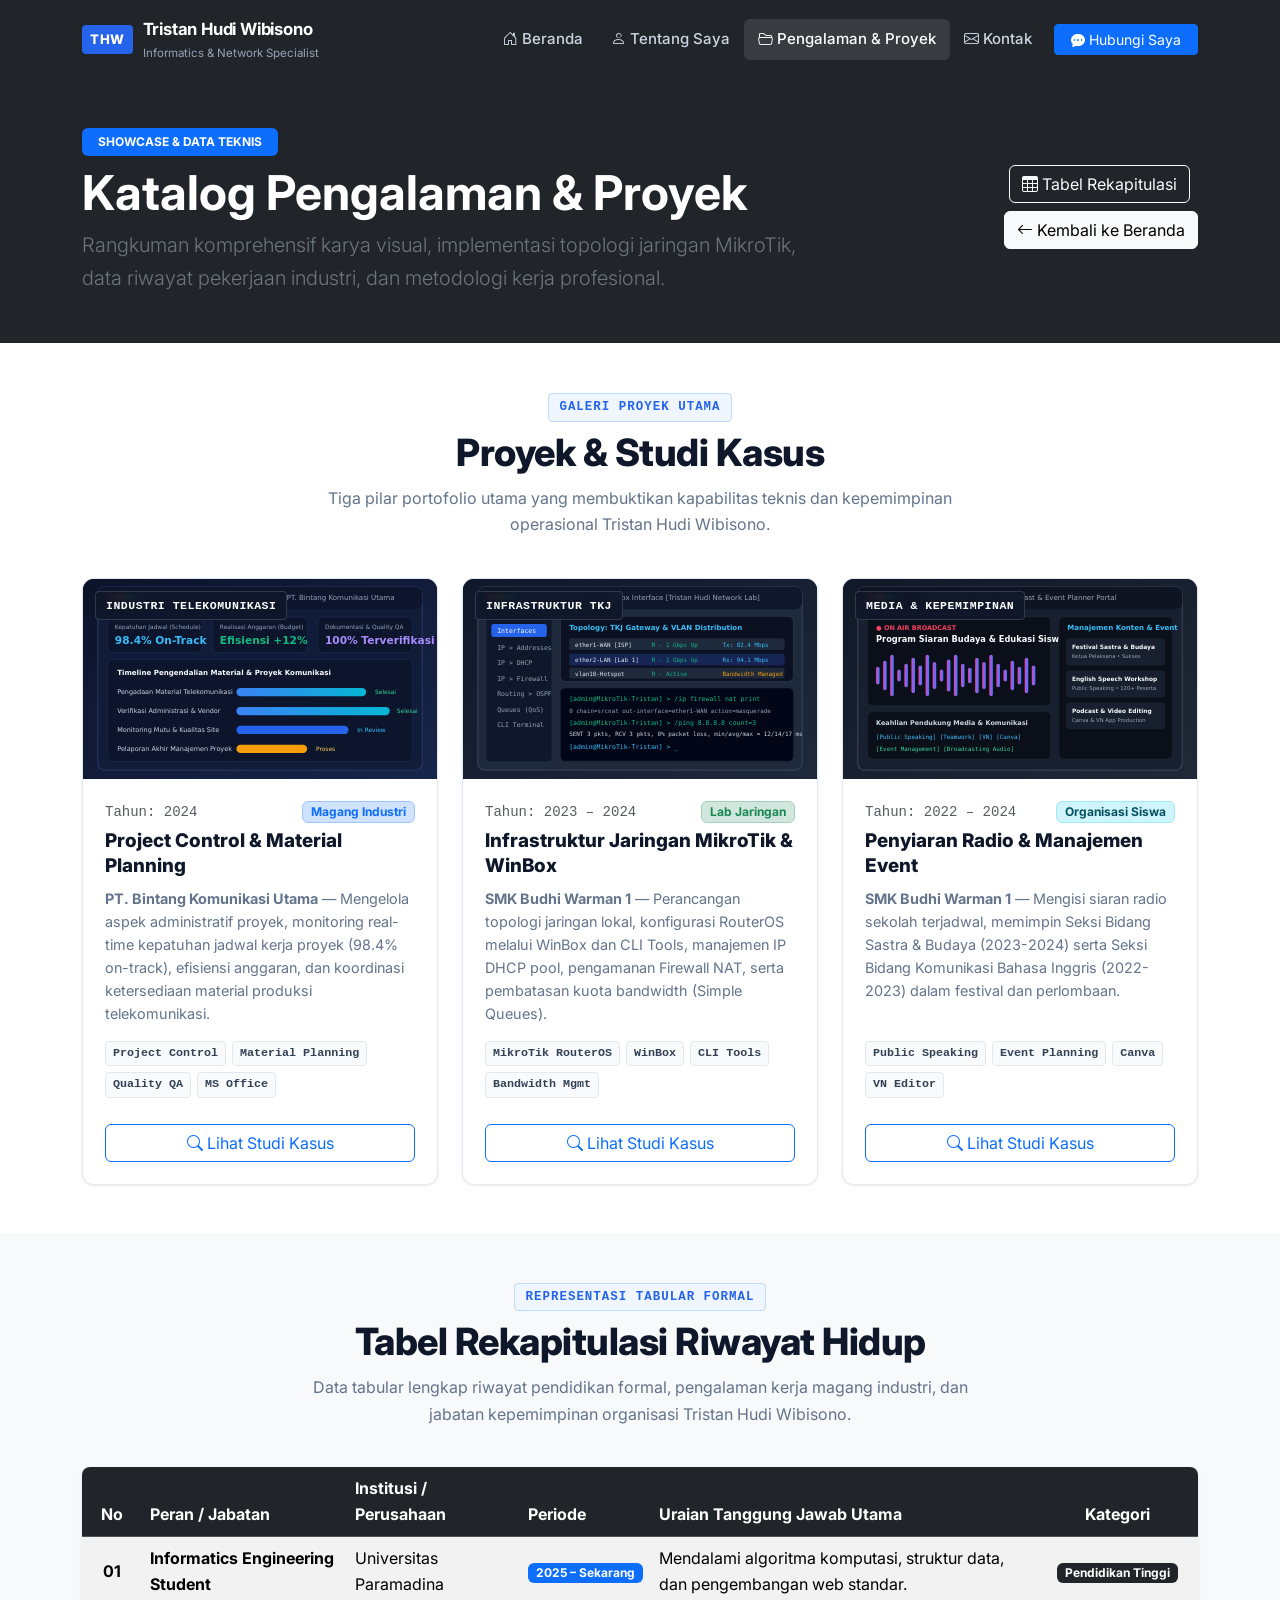
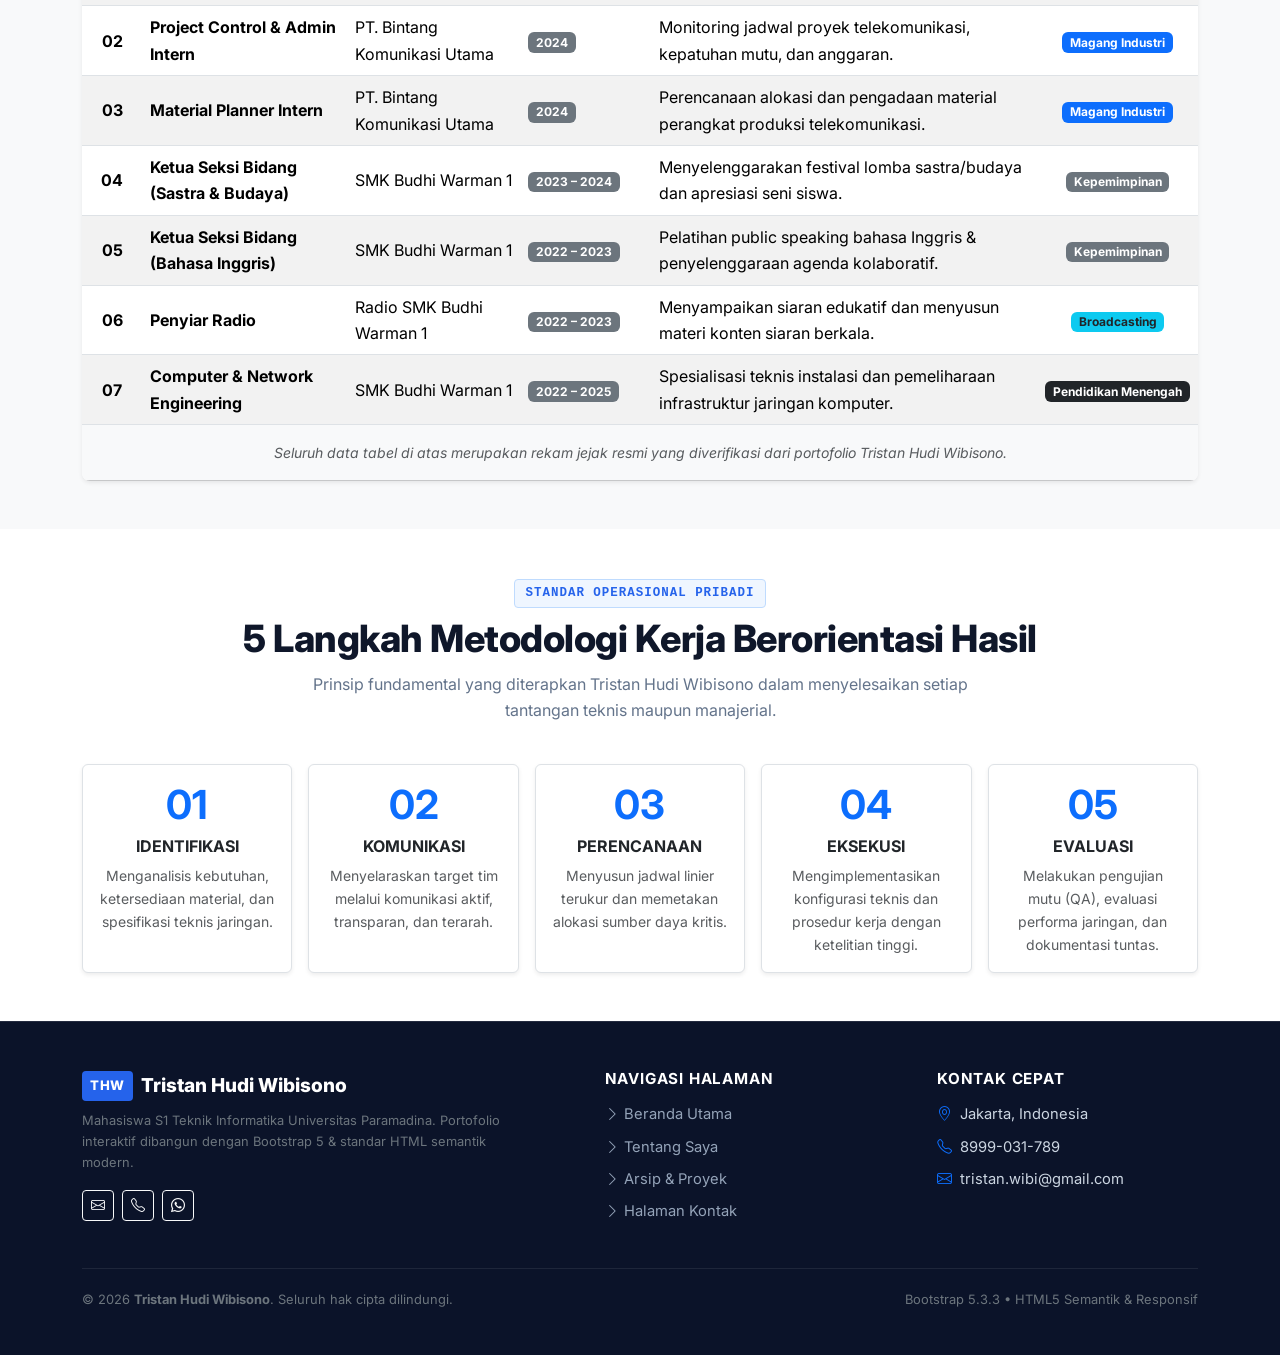
<file: portofolio.html>
<!DOCTYPE html>
<html lang="id">
<head>
  <meta charset="UTF-8">
  <meta name="viewport" content="width=device-width, initial-scale=1.0">
  <meta name="description" content="Katalog Portofolio, Proyek, dan Tabel Rekam Jejak Tristan Hudi Wibisono - Mahasiswa S1 Teknik Informatika Paramadina & Spesialis Jaringan TKJ.">
  <meta name="author" content="Tristan Hudi Wibisono">
  <title>Pengalaman &amp; Proyek | Tristan Hudi Wibisono</title>

  <!-- Google Fonts (Inter) -->
  <link rel="preconnect" href="https://fonts.googleapis.com">
  <link rel="preconnect" href="https://fonts.gstatic.com" crossorigin>
  <link href="https://fonts.googleapis.com/css2?family=Inter:wght@400;500;600;700;800&family=JetBrains+Mono:wght@500;700&display=swap" rel="stylesheet">

  <!-- 1. Bootstrap 5.3.3 CSS via CDN -->
  <link href="https://cdn.jsdelivr.net/npm/bootstrap@5.3.3/dist/css/bootstrap.min.css" rel="stylesheet" integrity="sha384-QWTKZyjpPEjISv5WaRU9OFeRpok6YctnYmDr5pNlyT2bRjXh0JMhjY6hW+ALEwIH" crossorigin="anonymous">

  <!-- 2. Bootstrap Icons 1.11.3 via CDN -->
  <link rel="stylesheet" href="https://cdn.jsdelivr.net/npm/bootstrap-icons@1.11.3/font/bootstrap-icons.min.css">

  <!-- 3. Custom CSS -->
  <link rel="stylesheet" href="style.css">
</head>
<body>

  <!-- =========================================================================
       HEADER & NAVIGASI SITUS (HTML5 Semantic: <header> & <nav>)
       ========================================================================= -->
  <header class="site-header">
    <nav class="navbar navbar-expand-lg navbar-dark bg-dark py-3" aria-label="Navigasi Utama">
      <div class="container">
        <!-- Logo Brand -->
        <a class="navbar-brand-wrap" href="index.html">
          <span class="brand-badge">THW</span>
          <div>
            <span class="brand-name">Tristan Hudi Wibisono</span>
            <span class="brand-sub">Informatics &amp; Network Specialist</span>
          </div>
        </a>

        <!-- Hamburger Toggler (≈ 375px) -->
        <button class="navbar-toggler border-secondary" type="button" data-bs-toggle="collapse" data-bs-target="#navbarPortfolio" aria-controls="navbarPortfolio" aria-expanded="false" aria-label="Alihkan menu navigasi">
          <span class="navbar-toggler-icon"></span>
        </button>

        <!-- Menu Navigasi -->
        <div class="collapse navbar-collapse" id="navbarPortfolio">
          <ul class="navbar-nav ms-auto mb-2 mb-lg-0 align-items-lg-center">
            <li class="nav-item">
              <a class="nav-link" href="index.html"><i class="bi bi-house-door me-1"></i>Beranda</a>
            </li>
            <li class="nav-item">
              <a class="nav-link" href="index.html#tentang"><i class="bi bi-person me-1"></i>Tentang Saya</a>
            </li>
            <li class="nav-item">
              <a class="nav-link active" aria-current="page" href="portofolio.html"><i class="bi bi-folder2-open me-1"></i>Pengalaman &amp; Proyek</a>
            </li>
            <li class="nav-item">
              <a class="nav-link" href="kontak.html"><i class="bi bi-envelope me-1"></i>Kontak</a>
            </li>
            <li class="nav-item ms-lg-2 mt-2 mt-lg-0">
              <a class="btn btn-primary btn-sm px-3" href="kontak.html">
                <i class="bi bi-chat-dots-fill me-1"></i>Hubungi Saya
              </a>
            </li>
          </ul>
        </div>
      </div>
    </nav>
  </header>

  <!-- =========================================================================
       KONTEN UTAMA (HTML5 Semantic: <main>)
       ========================================================================= -->
  <main>

    <!-- INTRO HEADER HALAMAN -->
    <section class="bg-dark text-white py-5">
      <div class="container text-center text-md-start">
        <div class="row align-items-center g-4">
          <div class="col-12 col-md-8">
            <span class="badge bg-primary px-3 py-2 text-uppercase mb-2">Showcase &amp; Data Teknis</span>
            <h1 class="display-5 fw-bold mb-2">Katalog Pengalaman &amp; Proyek</h1>
            <p class="text-secondary lead mb-0">
              Rangkuman komprehensif karya visual, implementasi topologi jaringan MikroTik, data riwayat pekerjaan industri, dan metodologi kerja profesional.
            </p>
          </div>
          <div class="col-12 col-md-4 text-center text-md-end">
            <a href="#tabel-riwayat" class="btn btn-outline-light me-2 mb-2">
              <i class="bi bi-table me-1"></i>Tabel Rekapitulasi
            </a>
            <a href="index.html" class="btn btn-light mb-2">
              <i class="bi bi-arrow-left me-1"></i>Kembali ke Beranda
            </a>
          </div>
        </div>
      </div>
    </section>

    <!-- BAGIAN 1: GALERI KARTU PROYEK (HTML5 Semantic: <section>) -->
    <section class="py-5">
      <div class="container">
        
        <div class="section-title-wrap text-center">
          <span class="section-tag">Galeri Proyek Utama</span>
          <h2 class="section-heading">Proyek &amp; Studi Kasus</h2>
          <p class="section-desc mx-auto">
            Tiga pilar portofolio utama yang membuktikan kapabilitas teknis dan kepemimpinan operasional Tristan Hudi Wibisono.
          </p>
        </div>

        <div class="row g-4">

          <!-- KARTU 1: Project Control -->
          <div class="col-12 col-md-6 col-lg-4">
            <article class="project-card">
              <figure class="project-img-wrapper mb-0">
                <img src="images/project1.svg" alt="Project Control Dashboard PT Bintang Komunikasi Utama" class="img-fluid" loading="lazy">
                <figcaption class="visually-hidden">Project Control Dashboard PT BKU</figcaption>
                <span class="project-category-badge">Industri Telekomunikasi</span>
              </figure>
              <div class="project-body">
                <div class="d-flex justify-content-between align-items-center mb-1">
                  <small class="text-muted font-monospace">Tahun: 2024</small>
                  <span class="badge bg-primary-subtle text-primary border border-primary-subtle">Magang Industri</span>
                </div>
                <h3 class="project-title">Project Control &amp; Material Planning</h3>
                <p class="project-desc">
                  <strong>PT. Bintang Komunikasi Utama</strong> &mdash; Mengelola aspek administratif proyek, monitoring real-time kepatuhan jadwal kerja proyek (98.4% on-track), efisiensi anggaran, dan koordinasi ketersediaan material produksi telekomunikasi.
                </p>
                <div class="project-tech-tags">
                  <span class="tech-tag-sm">Project Control</span>
                  <span class="tech-tag-sm">Material Planning</span>
                  <span class="tech-tag-sm">Quality QA</span>
                  <span class="tech-tag-sm">MS Office</span>
                </div>
                <div class="mt-auto pt-2">
                  <button type="button" class="btn btn-outline-primary w-100" data-bs-toggle="modal" data-bs-target="#modalProject1">
                    <i class="bi bi-search me-1"></i>Lihat Studi Kasus
                  </button>
                </div>
              </div>
            </article>
          </div>

          <!-- KARTU 2: MikroTik & WinBox -->
          <div class="col-12 col-md-6 col-lg-4">
            <article class="project-card">
              <figure class="project-img-wrapper mb-0">
                <img src="images/project2.svg" alt="Konfigurasi Lab Jaringan MikroTik RouterOS" class="img-fluid" loading="lazy">
                <figcaption class="visually-hidden">Topologi MikroTik RouterOS Lab</figcaption>
                <span class="project-category-badge">Infrastruktur TKJ</span>
              </figure>
              <div class="project-body">
                <div class="d-flex justify-content-between align-items-center mb-1">
                  <small class="text-muted font-monospace">Tahun: 2023 &ndash; 2024</small>
                  <span class="badge bg-success-subtle text-success border border-success-subtle">Lab Jaringan</span>
                </div>
                <h3 class="project-title">Infrastruktur Jaringan MikroTik &amp; WinBox</h3>
                <p class="project-desc">
                  <strong>SMK Budhi Warman 1</strong> &mdash; Perancangan topologi jaringan lokal, konfigurasi RouterOS melalui WinBox dan CLI Tools, manajemen IP DHCP pool, pengamanan Firewall NAT, serta pembatasan kuota bandwidth (Simple Queues).
                </p>
                <div class="project-tech-tags">
                  <span class="tech-tag-sm">MikroTik RouterOS</span>
                  <span class="tech-tag-sm">WinBox</span>
                  <span class="tech-tag-sm">CLI Tools</span>
                  <span class="tech-tag-sm">Bandwidth Mgmt</span>
                </div>
                <div class="mt-auto pt-2">
                  <button type="button" class="btn btn-outline-primary w-100" data-bs-toggle="modal" data-bs-target="#modalProject2">
                    <i class="bi bi-search me-1"></i>Lihat Studi Kasus
                  </button>
                </div>
              </div>
            </article>
          </div>

          <!-- KARTU 3: Radio & Event -->
          <div class="col-12 col-md-6 col-lg-4">
            <article class="project-card">
              <figure class="project-img-wrapper mb-0">
                <img src="images/project3.svg" alt="Penyiaran Radio Sekolah dan Manajemen Acara" class="img-fluid" loading="lazy">
                <figcaption class="visually-hidden">Radio Broadcast &amp; Event Planner</figcaption>
                <span class="project-category-badge">Media &amp; Kepemimpinan</span>
              </figure>
              <div class="project-body">
                <div class="d-flex justify-content-between align-items-center mb-1">
                  <small class="text-muted font-monospace">Tahun: 2022 &ndash; 2024</small>
                  <span class="badge bg-info-subtle text-info-emphasis border border-info-subtle">Organisasi Siswa</span>
                </div>
                <h3 class="project-title">Penyiaran Radio &amp; Manajemen Event</h3>
                <p class="project-desc">
                  <strong>SMK Budhi Warman 1</strong> &mdash; Mengisi siaran radio sekolah terjadwal, memimpin Seksi Bidang Sastra &amp; Budaya (2023-2024) serta Seksi Bidang Komunikasi Bahasa Inggris (2022-2023) dalam festival dan perlombaan.
                </p>
                <div class="project-tech-tags">
                  <span class="tech-tag-sm">Public Speaking</span>
                  <span class="tech-tag-sm">Event Planning</span>
                  <span class="tech-tag-sm">Canva</span>
                  <span class="tech-tag-sm">VN Editor</span>
                </div>
                <div class="mt-auto pt-2">
                  <button type="button" class="btn btn-outline-primary w-100" data-bs-toggle="modal" data-bs-target="#modalProject3">
                    <i class="bi bi-search me-1"></i>Lihat Studi Kasus
                  </button>
                </div>
              </div>
            </article>
          </div>

        </div>
      </div>
    </section>

    <!-- BAGIAN 2: TABEL REKAPITULASI RESUME & RIWAYAT (HTML5 Semantic: <section id="tabel-riwayat">) -->
    <section id="tabel-riwayat" class="py-5 bg-light">
      <div class="container">
        
        <div class="section-title-wrap text-center">
          <span class="section-tag">Representasi Tabular Formal</span>
          <h2 class="section-heading">Tabel Rekapitulasi Riwayat Hidup</h2>
          <p class="section-desc mx-auto">
            Data tabular lengkap riwayat pendidikan formal, pengalaman kerja magang industri, dan jabatan kepemimpinan organisasi Tristan Hudi Wibisono.
          </p>
        </div>

        <!-- Tabel Responsif Bootstrap 5 -->
        <div class="card shadow-sm border-0 rounded-3 overflow-hidden">
          <div class="table-responsive">
            <table class="table table-striped table-hover align-middle mb-0">
              <thead class="table-dark">
                <tr>
                  <th scope="col" style="width: 60px;" class="text-center">No</th>
                  <th scope="col">Peran / Jabatan</th>
                  <th scope="col">Institusi / Perusahaan</th>
                  <th scope="col">Periode</th>
                  <th scope="col">Uraian Tanggung Jawab Utama</th>
                  <th scope="col" class="text-center">Kategori</th>
                </tr>
              </thead>
              <tbody>
                <tr>
                  <td class="text-center fw-bold">01</td>
                  <td><strong>Informatics Engineering Student</strong></td>
                  <td>Universitas Paramadina</td>
                  <td><span class="badge bg-primary">2025 &ndash; Sekarang</span></td>
                  <td>Mendalami algoritma komputasi, struktur data, dan pengembangan web standar.</td>
                  <td class="text-center"><span class="badge bg-dark">Pendidikan Tinggi</span></td>
                </tr>
                <tr>
                  <td class="text-center fw-bold">02</td>
                  <td><strong>Project Control &amp; Admin Intern</strong></td>
                  <td>PT. Bintang Komunikasi Utama</td>
                  <td><span class="badge bg-secondary">2024</span></td>
                  <td>Monitoring jadwal proyek telekomunikasi, kepatuhan mutu, dan anggaran.</td>
                  <td class="text-center"><span class="badge bg-primary">Magang Industri</span></td>
                </tr>
                <tr>
                  <td class="text-center fw-bold">03</td>
                  <td><strong>Material Planner Intern</strong></td>
                  <td>PT. Bintang Komunikasi Utama</td>
                  <td><span class="badge bg-secondary">2024</span></td>
                  <td>Perencanaan alokasi dan pengadaan material perangkat produksi telekomunikasi.</td>
                  <td class="text-center"><span class="badge bg-primary">Magang Industri</span></td>
                </tr>
                <tr>
                  <td class="text-center fw-bold">04</td>
                  <td><strong>Ketua Seksi Bidang (Sastra &amp; Budaya)</strong></td>
                  <td>SMK Budhi Warman 1</td>
                  <td><span class="badge bg-secondary">2023 &ndash; 2024</span></td>
                  <td>Menyelenggarakan festival lomba sastra/budaya dan apresiasi seni siswa.</td>
                  <td class="text-center"><span class="badge bg-secondary">Kepemimpinan</span></td>
                </tr>
                <tr>
                  <td class="text-center fw-bold">05</td>
                  <td><strong>Ketua Seksi Bidang (Bahasa Inggris)</strong></td>
                  <td>SMK Budhi Warman 1</td>
                  <td><span class="badge bg-secondary">2022 &ndash; 2023</span></td>
                  <td>Pelatihan public speaking bahasa Inggris &amp; penyelenggaraan agenda kolaboratif.</td>
                  <td class="text-center"><span class="badge bg-secondary">Kepemimpinan</span></td>
                </tr>
                <tr>
                  <td class="text-center fw-bold">06</td>
                  <td><strong>Penyiar Radio</strong></td>
                  <td>Radio SMK Budhi Warman 1</td>
                  <td><span class="badge bg-secondary">2022 &ndash; 2023</span></td>
                  <td>Menyampaikan siaran edukatif dan menyusun materi konten siaran berkala.</td>
                  <td class="text-center"><span class="badge bg-info text-dark">Broadcasting</span></td>
                </tr>
                <tr>
                  <td class="text-center fw-bold">07</td>
                  <td><strong>Computer &amp; Network Engineering</strong></td>
                  <td>SMK Budhi Warman 1</td>
                  <td><span class="badge bg-secondary">2022 &ndash; 2025</span></td>
                  <td>Spesialisasi teknis instalasi dan pemeliharaan infrastruktur jaringan komputer.</td>
                  <td class="text-center"><span class="badge bg-dark">Pendidikan Menengah</span></td>
                </tr>
              </tbody>
              <tfoot class="table-light">
                <tr>
                  <td colspan="6" class="text-center small text-muted py-3">
                    <em>Seluruh data tabel di atas merupakan rekam jejak resmi yang diverifikasi dari portofolio Tristan Hudi Wibisono.</em>
                  </td>
                </tr>
              </tfoot>
            </table>
          </div>
        </div>

      </div>
    </section>

    <!-- BAGIAN 3: METODOLOGI KERJA 5 LANGKAH (HTML5 Semantic: <section>) -->
    <section class="py-5">
      <div class="container">
        
        <div class="section-title-wrap text-center">
          <span class="section-tag">Standar Operasional Pribadi</span>
          <h2 class="section-heading">5 Langkah Metodologi Kerja Berorientasi Hasil</h2>
          <p class="section-desc mx-auto">
            Prinsip fundamental yang diterapkan Tristan Hudi Wibisono dalam menyelesaikan setiap tantangan teknis maupun manajerial.
          </p>
        </div>

        <div class="row row-cols-1 row-cols-md-3 row-cols-lg-5 g-3">
          
          <div class="col">
            <div class="card h-100 p-3 border shadow-sm text-center">
              <div class="display-6 fw-bold text-primary mb-2">01</div>
              <h3 class="h6 fw-bold text-dark text-uppercase mb-2">Identifikasi</h3>
              <p class="small text-muted mb-0">Menganalisis kebutuhan, ketersediaan material, dan spesifikasi teknis jaringan.</p>
            </div>
          </div>

          <div class="col">
            <div class="card h-100 p-3 border shadow-sm text-center">
              <div class="display-6 fw-bold text-primary mb-2">02</div>
              <h3 class="h6 fw-bold text-dark text-uppercase mb-2">Komunikasi</h3>
              <p class="small text-muted mb-0">Menyelaraskan target tim melalui komunikasi aktif, transparan, dan terarah.</p>
            </div>
          </div>

          <div class="col">
            <div class="card h-100 p-3 border shadow-sm text-center">
              <div class="display-6 fw-bold text-primary mb-2">03</div>
              <h3 class="h6 fw-bold text-dark text-uppercase mb-2">Perencanaan</h3>
              <p class="small text-muted mb-0">Menyusun jadwal linier terukur dan memetakan alokasi sumber daya kritis.</p>
            </div>
          </div>

          <div class="col">
            <div class="card h-100 p-3 border shadow-sm text-center">
              <div class="display-6 fw-bold text-primary mb-2">04</div>
              <h3 class="h6 fw-bold text-dark text-uppercase mb-2">Eksekusi</h3>
              <p class="small text-muted mb-0">Mengimplementasikan konfigurasi teknis dan prosedur kerja dengan ketelitian tinggi.</p>
            </div>
          </div>

          <div class="col">
            <div class="card h-100 p-3 border shadow-sm text-center">
              <div class="display-6 fw-bold text-primary mb-2">05</div>
              <h3 class="h6 fw-bold text-dark text-uppercase mb-2">Evaluasi</h3>
              <p class="small text-muted mb-0">Melakukan pengujian mutu (QA), evaluasi performa jaringan, dan dokumentasi tuntas.</p>
            </div>
          </div>

        </div>

      </div>
    </section>

  </main>

  <!-- =========================================================================
       MODALS DETAIL PROYEK
       ========================================================================= -->
  <div class="modal fade" id="modalProject1" tabindex="-1" aria-labelledby="modalP1Label" aria-hidden="true">
    <div class="modal-dialog modal-dialog-centered modal-lg">
      <div class="modal-content">
        <div class="modal-header bg-dark text-white">
          <h1 class="modal-title fs-5" id="modalP1Label"><i class="bi bi-bar-chart-fill text-primary me-2"></i>Project Control &amp; Material Planning</h1>
          <button type="button" class="btn-close btn-close-white" data-bs-dismiss="modal" aria-label="Tutup"></button>
        </div>
        <div class="modal-body p-4">
          <img src="images/project1.svg" alt="Project Control" class="img-fluid rounded mb-3 w-100">
          <p class="text-muted small">
            PT. Bintang Komunikasi Utama &mdash; Memantau timeline pekerjaan proyek telekomunikasi, rekapitulasi data material produksi, serta pengujian mutu (QA).
          </p>
        </div>
        <div class="modal-footer">
          <button type="button" class="btn btn-secondary btn-sm" data-bs-dismiss="modal">Tutup</button>
        </div>
      </div>
    </div>
  </div>

  <div class="modal fade" id="modalProject2" tabindex="-1" aria-labelledby="modalP2Label" aria-hidden="true">
    <div class="modal-dialog modal-dialog-centered modal-lg">
      <div class="modal-content">
        <div class="modal-header bg-dark text-white">
          <h1 class="modal-title fs-5" id="modalP2Label"><i class="bi bi-router-fill text-primary me-2"></i>Infrastruktur MikroTik &amp; WinBox</h1>
          <button type="button" class="btn-close btn-close-white" data-bs-dismiss="modal" aria-label="Tutup"></button>
        </div>
        <div class="modal-body p-4">
          <img src="images/project2.svg" alt="MikroTik Config" class="img-fluid rounded mb-3 w-100">
          <p class="text-muted small">
            SMK Budhi Warman 1 &mdash; Konfigurasi RouterOS, routing LAN, Firewall NAT, DHCP Pool, dan pembatasan bandwidth (Simple Queues).
          </p>
        </div>
        <div class="modal-footer">
          <button type="button" class="btn btn-secondary btn-sm" data-bs-dismiss="modal">Tutup</button>
        </div>
      </div>
    </div>
  </div>

  <div class="modal fade" id="modalProject3" tabindex="-1" aria-labelledby="modalP3Label" aria-hidden="true">
    <div class="modal-dialog modal-dialog-centered modal-lg">
      <div class="modal-content">
        <div class="modal-header bg-dark text-white">
          <h1 class="modal-title fs-5" id="modalP3Label"><i class="bi bi-broadcast text-primary me-2"></i>Penyiaran Radio &amp; Event Organisasi</h1>
          <button type="button" class="btn-close btn-close-white" data-bs-dismiss="modal" aria-label="Tutup"></button>
        </div>
        <div class="modal-body p-4">
          <img src="images/project3.svg" alt="Radio Broadcast" class="img-fluid rounded mb-3 w-100">
          <p class="text-muted small">
            SMK Budhi Warman 1 &mdash; Siaran radio informatif terjadwal dan kepanitiaan festival sastra/bahasa Inggris antarsekolah.
          </p>
        </div>
        <div class="modal-footer">
          <button type="button" class="btn btn-secondary btn-sm" data-bs-dismiss="modal">Tutup</button>
        </div>
      </div>
    </div>
  </div>

  <!-- =========================================================================
       FOOTER SITUS (HTML5 Semantic: <footer>)
       ========================================================================= -->
  <footer class="site-footer py-5">
    <div class="container">
      <div class="row g-4 justify-content-between">
        
        <div class="col-12 col-md-5">
          <div class="d-flex align-items-center gap-2 mb-2">
            <span class="brand-badge">THW</span>
            <span class="footer-brand-title mb-0">Tristan Hudi Wibisono</span>
          </div>
          <p class="text-secondary small mb-3">
            Mahasiswa S1 Teknik Informatika Universitas Paramadina. Portofolio interaktif dibangun dengan Bootstrap 5 &amp; standar HTML semantik modern.
          </p>
          <div class="d-flex gap-2">
            <a href="mailto:tristan.wibi@gmail.com" class="btn btn-outline-light btn-sm" aria-label="Email"><i class="bi bi-envelope"></i></a>
            <a href="tel:8999031789" class="btn btn-outline-light btn-sm" aria-label="Telepon"><i class="bi bi-telephone"></i></a>
            <a href="https://wa.me/628999031789" target="_blank" rel="noopener noreferrer" class="btn btn-outline-light btn-sm" aria-label="WhatsApp"><i class="bi bi-whatsapp"></i></a>
          </div>
        </div>

        <div class="col-6 col-md-3">
          <h4 class="footer-heading">Navigasi Halaman</h4>
          <ul class="footer-links">
            <li><a href="index.html"><i class="bi bi-chevron-right me-1"></i>Beranda Utama</a></li>
            <li><a href="index.html#tentang"><i class="bi bi-chevron-right me-1"></i>Tentang Saya</a></li>
            <li><a href="portofolio.html"><i class="bi bi-chevron-right me-1"></i>Arsip &amp; Proyek</a></li>
            <li><a href="kontak.html"><i class="bi bi-chevron-right me-1"></i>Halaman Kontak</a></li>
          </ul>
        </div>

        <div class="col-6 col-md-3">
          <h4 class="footer-heading">Kontak Cepat</h4>
          <ul class="footer-links">
            <li><i class="bi bi-geo-alt me-2 text-primary"></i>Jakarta, Indonesia</li>
            <li><i class="bi bi-telephone me-2 text-primary"></i>8999-031-789</li>
            <li><i class="bi bi-envelope me-2 text-primary"></i>tristan.wibi@gmail.com</li>
          </ul>
        </div>

      </div>

      <div class="footer-bottom-bar text-center text-md-between d-flex flex-column flex-md-row justify-content-between align-items-center gap-2 small text-secondary">
        <div>&copy; 2026 <strong>Tristan Hudi Wibisono</strong>. Seluruh hak cipta dilindungi.</div>
        <div>Bootstrap 5.3.3 &bull; HTML5 Semantik &amp; Responsif</div>
      </div>
    </div>
  </footer>

  <!-- Bootstrap Bundle JS -->
  <script src="https://cdn.jsdelivr.net/npm/bootstrap@5.3.3/dist/js/bootstrap.bundle.min.js" integrity="sha384-YvpcrYf0tY3lHB60NNkmXc5s9fDVZLESaAA55NDzOxhy9GkcIdslK1eN7N6jIeHz" crossorigin="anonymous"></script>
</body>
</html>
</file>
<file: style.css>
/* ==========================================================================
   PORTOFOLIO TRISTAN HUDI WIBISONO
   Framework: Bootstrap 5.3.3 + Custom Styling (style.css)
   ========================================================================== */

/* 1. VARIABEL & PENGATURAN GLOBAL */
:root {
  --primary-color: #2563eb;
  --primary-hover: #1d4ed8;
  --dark-color: #0f172a;
  --dark-surface: #1e293b;
  --light-bg: #f8fafc;
  --card-bg: #ffffff;
  --border-color: #e2e8f0;
  --border-dark: #0f172a;
  --text-primary: #0f172a;
  --text-muted: #64748b;
  --font-sans: 'Inter', -apple-system, BlinkMacSystemFont, "Segoe UI", Roboto, "Helvetica Neue", Arial, sans-serif;
  --font-mono: ui-monospace, SFMono-Regular, Menlo, Monaco, Consolas, monospace;
  --transition-speed: 0.25s ease-in-out;
  --shadow-sm: 0 1px 3px rgba(0, 0, 0, 0.08);
  --shadow-md: 0 4px 12px rgba(0, 0, 0, 0.08);
  --shadow-lg: 0 10px 25px rgba(0, 0, 0, 0.12);
}

/* Reset & Dasar Responsif */
html {
  scroll-behavior: smooth;
  scroll-padding-top: 80px;
}

body {
  font-family: var(--font-sans);
  color: var(--text-primary);
  background-color: #ffffff;
  line-height: 1.65;
  overflow-x: hidden;
  width: 100%;
}

/* 2. HEADER & NAVIGASI BOOTSTRAP */
.site-header {
  position: sticky;
  top: 0;
  z-index: 1030;
  box-shadow: var(--shadow-sm);
}

.navbar-brand-wrap {
  display: flex;
  align-items: center;
  gap: 10px;
  text-decoration: none;
}

.brand-badge {
  background: var(--primary-color);
  color: #ffffff;
  font-weight: 800;
  font-size: 0.82rem;
  padding: 4px 8px;
  border-radius: 4px;
  letter-spacing: 0.5px;
}

.brand-name {
  color: #ffffff;
  font-weight: 700;
  font-size: 1.05rem;
  letter-spacing: -0.2px;
}

.brand-sub {
  font-size: 0.72rem;
  color: #94a3b8;
  display: block;
  font-weight: 400;
}

.navbar-dark .navbar-nav .nav-link {
  color: #cbd5e1;
  font-weight: 500;
  font-size: 0.94rem;
  padding: 8px 14px;
  border-radius: 6px;
  transition: all var(--transition-speed);
}

.navbar-dark .navbar-nav .nav-link:hover,
.navbar-dark .navbar-nav .nav-link:focus,
.navbar-dark .navbar-nav .nav-link.active {
  color: #ffffff;
  background-color: rgba(255, 255, 255, 0.1);
}

/* 3. HERO / BERANDA SECTION */
.hero-section {
  position: relative;
  background: linear-gradient(180deg, #0f172a 0%, #1e293b 100%);
  color: #ffffff;
  padding-top: 70px;
  padding-bottom: 70px;
  overflow: hidden;
}

.hero-status-pill {
  display: inline-flex;
  align-items: center;
  gap: 8px;
  background-color: rgba(255, 255, 255, 0.1);
  border: 1px solid rgba(255, 255, 255, 0.2);
  padding: 6px 14px;
  border-radius: 50px;
  font-size: 0.84rem;
  font-weight: 600;
  color: #e2e8f0;
  backdrop-filter: blur(8px);
}

.status-dot {
  width: 8px;
  height: 8px;
  background-color: #22c55e;
  border-radius: 50%;
  box-shadow: 0 0 0 3px rgba(34, 197, 94, 0.35);
  animation: pulse-dot 2s infinite;
}

@keyframes pulse-dot {
  0% { box-shadow: 0 0 0 0 rgba(34, 197, 94, 0.6); }
  70% { box-shadow: 0 0 0 6px rgba(34, 197, 94, 0); }
  100% { box-shadow: 0 0 0 0 rgba(34, 197, 94, 0); }
}

.hero-title {
  font-size: clamp(2rem, 5vw, 3.25rem);
  font-weight: 800;
  line-height: 1.18;
  letter-spacing: -0.5px;
  margin-top: 14px;
  margin-bottom: 14px;
}

.hero-title .text-gradient {
  background: linear-gradient(90deg, #60a5fa, #38bdf8);
  -webkit-background-clip: text;
  -webkit-text-fill-color: transparent;
}

.hero-subtitle {
  font-size: clamp(1rem, 2.5vw, 1.25rem);
  color: #94a3b8;
  font-weight: 400;
  margin-bottom: 24px;
  max-width: 650px;
}

.hero-photo-card {
  background: #ffffff;
  border-radius: 16px;
  padding: 16px;
  box-shadow: 0 20px 40px rgba(0, 0, 0, 0.35);
  border: 1px solid rgba(255, 255, 255, 0.15);
  position: relative;
  text-align: center;
}

.hero-avatar-wrap {
  width: 220px;
  height: 220px;
  max-width: 100%;
  margin: 0 auto 16px;
  border-radius: 50%;
  overflow: hidden;
  border: 5px solid #0f172a;
  box-shadow: var(--shadow-md);
  background-color: #f1f5f9;
}

.hero-avatar-wrap img {
  width: 100%;
  height: 100%;
  object-fit: cover;
}

.hero-badge-tag {
  display: inline-block;
  background-color: #f1f5f9;
  color: #0f172a;
  font-weight: 700;
  font-size: 0.78rem;
  padding: 4px 10px;
  border-radius: 4px;
  text-transform: uppercase;
  letter-spacing: 0.5px;
}

/* Metric / Quick Stats Box */
.stat-box {
  background: rgba(255, 255, 255, 0.05);
  border: 1px solid rgba(255, 255, 255, 0.1);
  border-radius: 10px;
  padding: 14px 18px;
  transition: all var(--transition-speed);
}

.stat-box:hover {
  background: rgba(255, 255, 255, 0.08);
  transform: translateY(-2px);
}

.stat-number {
  font-size: 1.5rem;
  font-weight: 800;
  color: #38bdf8;
  line-height: 1;
}

.stat-label {
  font-size: 0.8rem;
  color: #94a3b8;
  margin-top: 4px;
}

/* 4. SECTION HEADER KONSISTEN */
.section-title-wrap {
  margin-bottom: 40px;
}

.section-tag {
  display: inline-block;
  font-family: var(--font-mono);
  font-size: 0.78rem;
  font-weight: 700;
  color: var(--primary-color);
  background: #eff6ff;
  border: 1px solid #bfdbfe;
  padding: 3px 10px;
  border-radius: 4px;
  letter-spacing: 1px;
  text-transform: uppercase;
  margin-bottom: 8px;
}

.section-heading {
  font-size: clamp(1.65rem, 3.5vw, 2.35rem);
  font-weight: 800;
  color: var(--text-primary);
  letter-spacing: -0.5px;
  line-height: 1.25;
}

.section-desc {
  color: var(--text-muted);
  font-size: 1rem;
  max-width: 680px;
  margin-top: 6px;
}

/* 5. TENTANG SAYA (ABOUT ME) */
.about-card {
  background: #ffffff;
  border: 1px solid var(--border-color);
  border-radius: 12px;
  padding: 28px;
  box-shadow: var(--shadow-sm);
  height: 100%;
  transition: box-shadow var(--transition-speed);
}

.about-card:hover {
  box-shadow: var(--shadow-md);
}

.about-card-title {
  font-size: 1.15rem;
  font-weight: 700;
  color: var(--text-primary);
  margin-bottom: 16px;
  display: flex;
  align-items: center;
  gap: 10px;
}

.about-card-title i {
  color: var(--primary-color);
  font-size: 1.25rem;
}

/* Timeline Pendidikan & Karir */
.custom-timeline {
  position: relative;
  padding-left: 24px;
}

.custom-timeline::before {
  content: "";
  position: absolute;
  left: 6px;
  top: 6px;
  bottom: 6px;
  width: 2px;
  background-color: #cbd5e1;
}

.timeline-entry {
  position: relative;
  margin-bottom: 22px;
}

.timeline-entry:last-child {
  margin-bottom: 0;
}

.timeline-entry::before {
  content: "";
  position: absolute;
  left: -24px;
  top: 5px;
  width: 14px;
  height: 14px;
  border-radius: 50%;
  background-color: #ffffff;
  border: 3px solid var(--primary-color);
  box-shadow: 0 0 0 2px rgba(37, 99, 235, 0.2);
}

.timeline-role {
  font-weight: 700;
  font-size: 0.98rem;
  color: var(--text-primary);
  line-height: 1.3;
}

.timeline-meta {
  font-size: 0.82rem;
  color: var(--text-muted);
  font-family: var(--font-mono);
  margin-bottom: 4px;
}

.timeline-desc {
  font-size: 0.88rem;
  color: #475569;
  line-height: 1.5;
  margin-bottom: 0;
}

/* Skills Badges */
.skill-badges-container {
  display: flex;
  flex-wrap: wrap;
  gap: 8px;
}

.skill-pill {
  display: inline-flex;
  align-items: center;
  gap: 6px;
  background-color: #f1f5f9;
  border: 1px solid #cbd5e1;
  color: #1e293b;
  font-size: 0.84rem;
  font-weight: 600;
  padding: 5px 11px;
  border-radius: 6px;
  transition: all var(--transition-speed);
}

.skill-pill:hover {
  background-color: #0f172a;
  color: #ffffff;
  border-color: #0f172a;
  transform: translateY(-2px);
}

.skill-pill.highlight {
  background-color: #eff6ff;
  border-color: #93c5fd;
  color: #1d4ed8;
}

/* 6. PROYEK SECTION & KARTU PROYEK */
.project-card {
  background: #ffffff;
  border: 1px solid var(--border-color);
  border-radius: 12px;
  overflow: hidden;
  box-shadow: var(--shadow-sm);
  display: flex;
  flex-direction: column;
  height: 100%;
  transition: transform var(--transition-speed), box-shadow var(--transition-speed), border-color var(--transition-speed);
}

.project-card:hover {
  transform: translateY(-5px);
  box-shadow: var(--shadow-lg);
  border-color: #cbd5e1;
}

.project-img-wrapper {
  position: relative;
  background-color: #0b1329;
  overflow: hidden;
  height: 200px;
}

.project-img-wrapper img {
  width: 100%;
  height: 100%;
  object-fit: cover;
  transition: transform 0.4s ease;
}

.project-card:hover .project-img-wrapper img {
  transform: scale(1.05);
}

.project-category-badge {
  position: absolute;
  top: 12px;
  left: 12px;
  background-color: rgba(15, 23, 42, 0.85);
  color: #ffffff;
  font-family: var(--font-mono);
  font-size: 0.72rem;
  font-weight: 700;
  letter-spacing: 0.5px;
  text-transform: uppercase;
  padding: 4px 10px;
  border-radius: 4px;
  backdrop-filter: blur(4px);
  border: 1px solid rgba(255, 255, 255, 0.15);
}

.project-body {
  padding: 22px;
  display: flex;
  flex-direction: column;
  flex: 1;
}

.project-title {
  font-size: 1.18rem;
  font-weight: 800;
  color: var(--text-primary);
  margin-bottom: 8px;
  line-height: 1.35;
}

.project-desc {
  font-size: 0.9rem;
  color: var(--text-muted);
  line-height: 1.6;
  margin-bottom: 16px;
  flex: 1;
}

.project-tech-tags {
  display: flex;
  flex-wrap: wrap;
  gap: 6px;
  margin-bottom: 18px;
}

.tech-tag-sm {
  font-size: 0.73rem;
  font-family: var(--font-mono);
  background: #f8fafc;
  border: 1px solid #e2e8f0;
  color: #334155;
  padding: 2px 7px;
  border-radius: 4px;
  font-weight: 600;
}

/* 7. KONTAK SECTION & FORMULIR */
.contact-info-card {
  background: #ffffff;
  border: 1px solid var(--border-color);
  border-radius: 12px;
  padding: 28px;
  box-shadow: var(--shadow-sm);
  height: 100%;
}

.contact-item {
  display: flex;
  align-items: flex-start;
  gap: 14px;
  margin-bottom: 20px;
}

.contact-icon-box {
  width: 44px;
  height: 44px;
  border-radius: 10px;
  background-color: #eff6ff;
  color: var(--primary-color);
  display: flex;
  align-items: center;
  justify-content: center;
  font-size: 1.25rem;
  flex-shrink: 0;
  border: 1px solid #bfdbfe;
}

.contact-label {
  font-size: 0.78rem;
  text-transform: uppercase;
  color: var(--text-muted);
  font-weight: 700;
  letter-spacing: 0.5px;
  margin-bottom: 2px;
}

.contact-value {
  font-size: 0.96rem;
  color: var(--text-primary);
  font-weight: 700;
  text-decoration: none;
  word-break: break-word;
}

.contact-value:hover {
  color: var(--primary-color);
}

.contact-form-card {
  background: #ffffff;
  border: 1px solid var(--border-color);
  border-radius: 12px;
  padding: 28px;
  box-shadow: var(--shadow-sm);
}

.form-label {
  font-size: 0.84rem;
  font-weight: 700;
  color: #1e293b;
  margin-bottom: 6px;
}

.form-control,
.form-select {
  border-color: #cbd5e1;
  border-radius: 6px;
  padding: 10px 14px;
  font-size: 0.94rem;
  transition: all var(--transition-speed);
}

.form-control:focus,
.form-select:focus {
  border-color: var(--primary-color);
  box-shadow: 0 0 0 3px rgba(37, 99, 235, 0.15);
}

/* 8. FOOTER SEMANTIK */
.site-footer {
  background-color: #0b1329;
  color: #cbd5e1;
  border-top: 1px solid rgba(255, 255, 255, 0.1);
  font-size: 0.92rem;
}

.footer-brand-title {
  color: #ffffff;
  font-weight: 800;
  font-size: 1.2rem;
  margin-bottom: 8px;
}

.footer-heading {
  color: #ffffff;
  font-size: 0.95rem;
  font-weight: 700;
  text-transform: uppercase;
  letter-spacing: 0.8px;
  margin-bottom: 14px;
}

.footer-links {
  list-style: none;
  padding-left: 0;
  margin-bottom: 0;
}

.footer-links li {
  margin-bottom: 8px;
}

.footer-links a {
  color: #94a3b8;
  text-decoration: none;
  transition: color var(--transition-speed);
}

.footer-links a:hover {
  color: #ffffff;
}

.footer-bottom-bar {
  border-top: 1px solid rgba(255, 255, 255, 0.08);
  padding-top: 20px;
  margin-top: 36px;
}

/* 9. TOMBOL BACK TO TOP */
.back-to-top-btn {
  position: fixed;
  bottom: 24px;
  right: 24px;
  width: 44px;
  height: 44px;
  background-color: var(--primary-color);
  color: #ffffff;
  border-radius: 50%;
  display: flex;
  align-items: center;
  justify-content: center;
  box-shadow: var(--shadow-md);
  z-index: 1000;
  border: none;
  opacity: 0;
  visibility: hidden;
  transition: all var(--transition-speed);
  text-decoration: none;
}

.back-to-top-btn.show {
  opacity: 1;
  visibility: visible;
}

.back-to-top-btn:hover {
  background-color: var(--primary-hover);
  color: #ffffff;
  transform: translateY(-3px);
}

/* 10. OPTIMASI RESPONSIVITAS MOBILE (375px & Small Devices) */
@media (max-width: 576px) {
  .hero-section {
    padding-top: 40px;
    padding-bottom: 40px;
    text-align: center;
  }

  .hero-subtitle {
    margin-left: auto;
    margin-right: auto;
  }

  .hero-avatar-wrap {
    width: 170px;
    height: 170px;
  }

  .hero-btn-group {
    display: flex;
    flex-direction: column;
    gap: 10px;
    width: 100%;
  }

  .hero-btn-group .btn {
    width: 100%;
    margin-right: 0 !important;
  }

  .section-heading {
    font-size: 1.65rem;
  }

  .about-card,
  .contact-info-card,
  .contact-form-card {
    padding: 20px 16px;
  }

  .project-body {
    padding: 16px;
  }

  .project-img-wrapper {
    height: 160px;
  }

  .contact-item {
    gap: 10px;
  }

  .contact-value {
    font-size: 0.88rem;
  }
}

/* Penyesuaian khusus lebar ponsel sempit (≈ 375px) */
@media (max-width: 400px) {
  .container {
    padding-left: 12px;
    padding-right: 12px;
  }

  .brand-name {
    font-size: 0.92rem;
  }

  .brand-sub {
    font-size: 0.65rem;
  }

  .hero-title {
    font-size: 1.75rem;
  }

  .stat-box {
    padding: 10px;
  }

  .stat-number {
    font-size: 1.25rem;
  }

  .stat-label {
    font-size: 0.72rem;
  }
}
</file>
